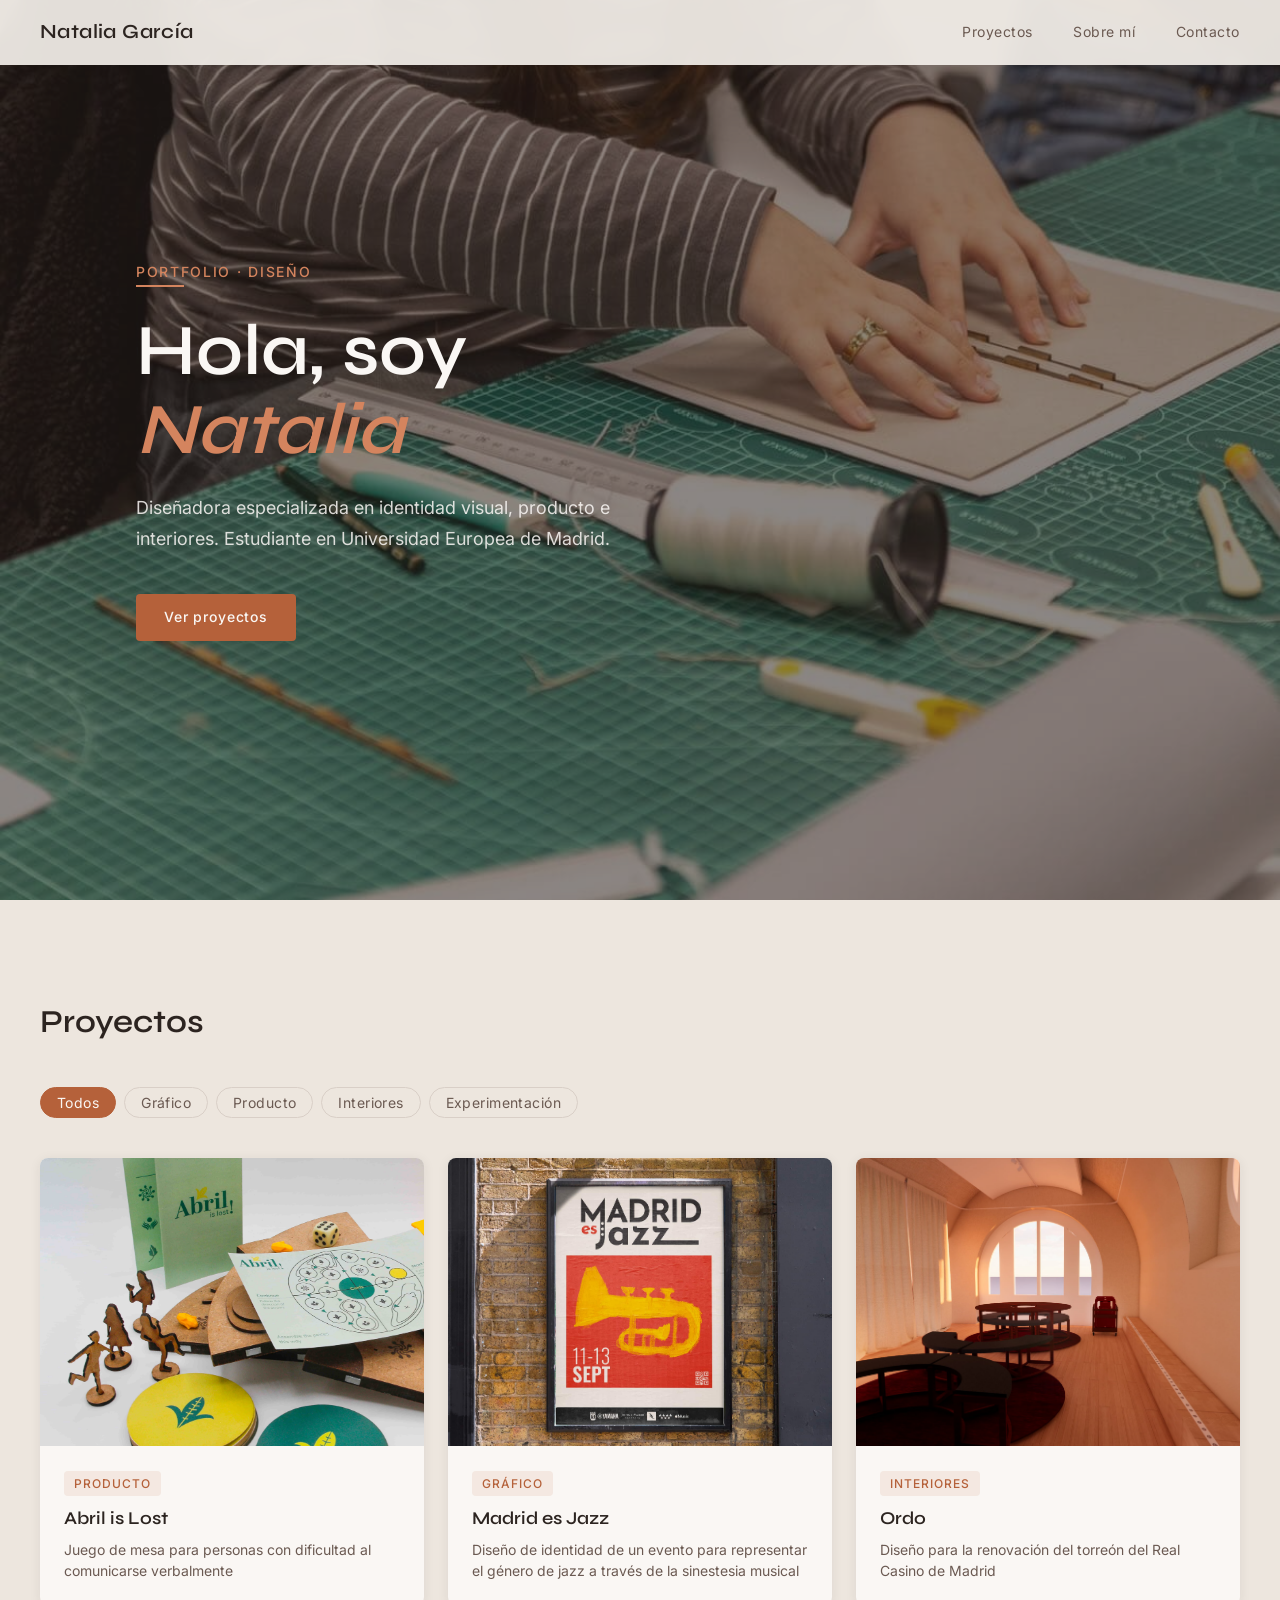
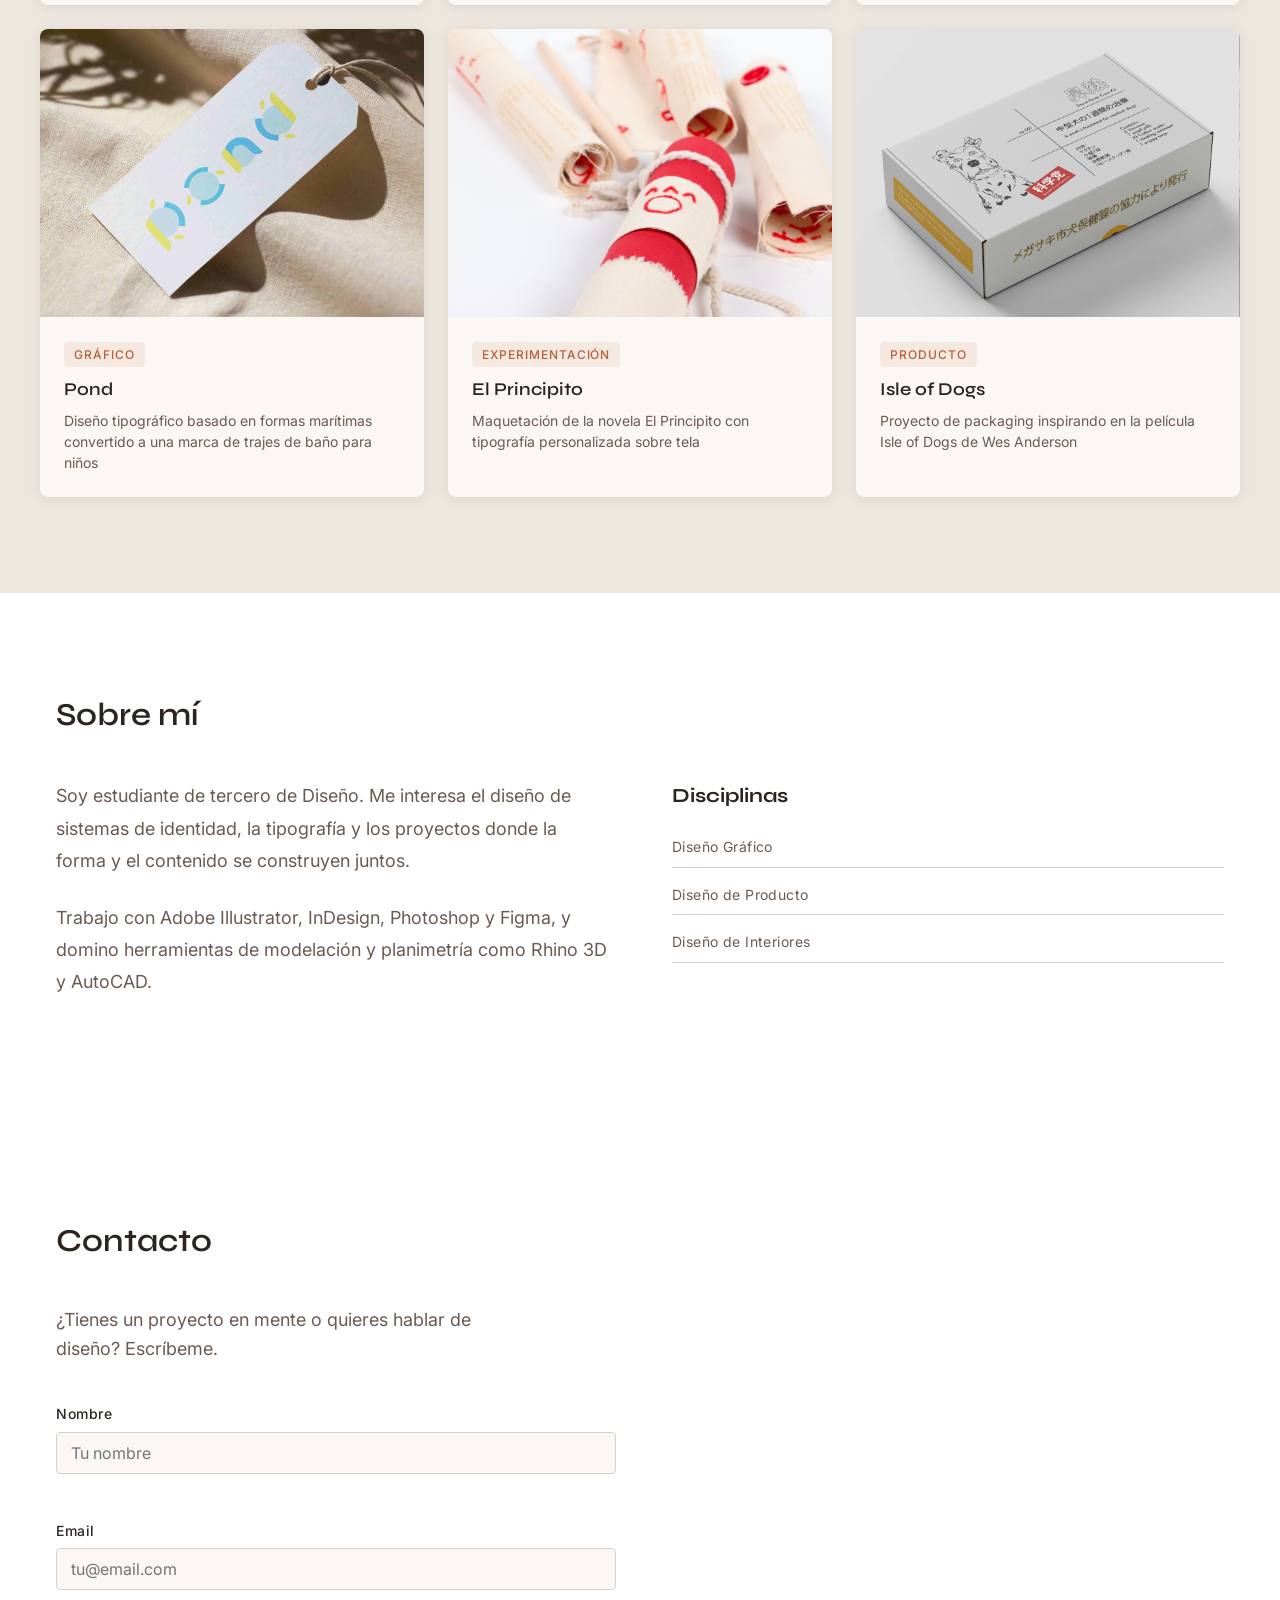
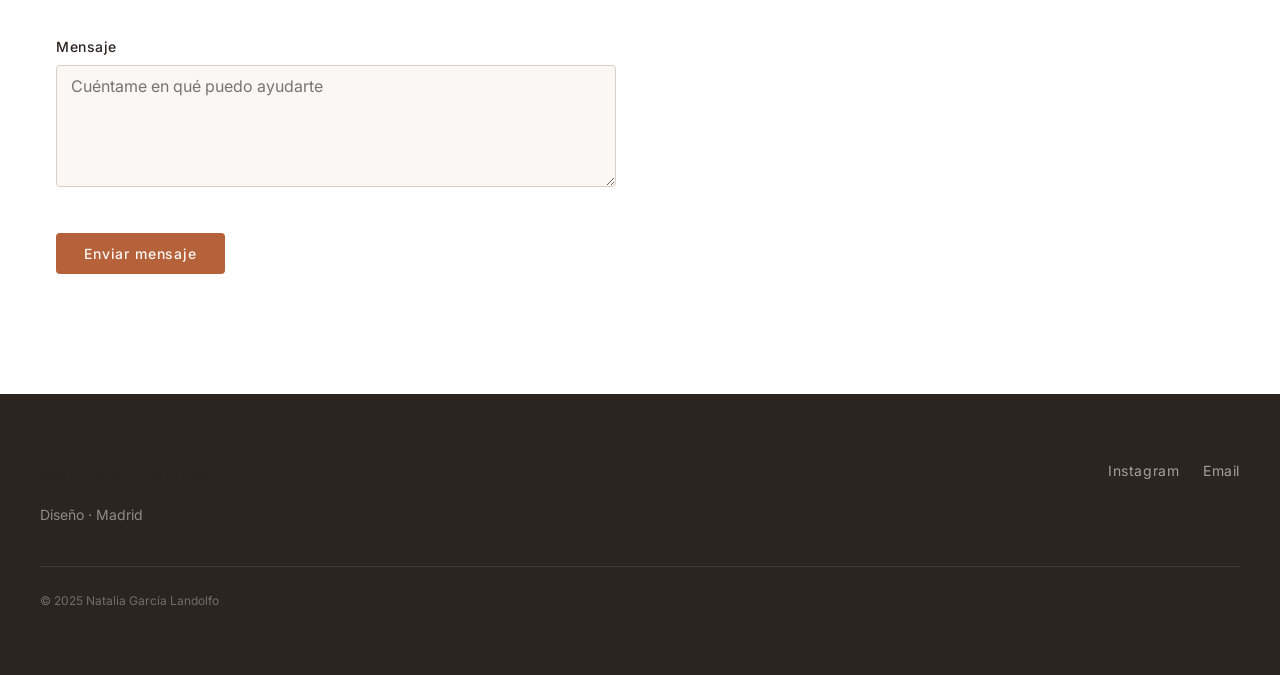
<file: index.html>
<!doctype html>
<html lang="es">
  <head>
    <meta charset="UTF-8" />
    <meta name="viewport" content="width=device-width, initial-scale=1.0" />

    <title>Natalia García - Portfolio Diseño</title>
    <meta
      name="description"
      content="Portfolio de Natalia García, diseñadora gráfica y de comunicación visual."
    />

    <!-- SEO y Open Graph -->
    <meta property="og:title" content="Natalia García - Portfolio" />
    <meta
      property="og:description"
      content="Portfolio de Natalia García, diseñadora multidisciplinar"
    />
    <meta property="og:type" content="website" />
    <meta
      property="og:url"
      content="https://tuusuario.github.io/mi-portfolio/"
    />

    <!-- Favicon que decídi implementar para que en el tab se vea algo. Lo puse del mismo color terracotta que mi página -->
    <link
      rel="icon"
      href="data:image/svg+xml,<svg xmlns='http://www.w3.org/2000/svg' viewBox='0 0 100 100'><circle cx='50' cy='50' r='50' fill='%23b5613a'/></svg>"
    />

    <!-- Un solo link CSS -->
    <link rel="stylesheet" href="css/main.css" />
  </head>

  <body>
    <!-- ===== NAVBAR ===== -->
    <nav class="navbar" id="navbar">
      <span class="navbar-logo">Natalia García</span>
      <button class="navbar-toggle" id="navbar-toggle" aria-label="Abrir menú">
        <span></span>
        <span></span>
        <span></span>
      </button>
      <ul class="navbar-links" id="navbar-links">
        <li><a href="#proyectos">Proyectos</a></li>
        <li><a href="#sobre-mi">Sobre mí</a></li>
        <li><a href="#contacto">Contacto</a></li>
      </ul>
    </nav>

    <!-- ===== HERO ===== -->
   <section class="hero" id="inicio">

  <!-- Imagen de fondo del hero -->
  <div class="hero-imagen">
    <img src="img/fotonatalia.jpg" alt="Foto de mesa de trabajo de Natalia">
  </div>

  <div class="hero-contenido">
    <span class="hero-subtitulo fade-entrada">Portfolio · Diseño</span>
    <span class="hero-linea fade-entrada"></span>
    <h1 class="hero-titulo fade-entrada">
      Hola, soy<br>
      <em>Natalia</em>
    </h1>
    <p class="hero-descripcion fade-entrada">
      Diseñadora especializada en identidad visual, producto
      e interiores. Estudiante en Universidad Europea de Madrid.
    </p>
    <a href="#proyectos" class="hero-cta fade-entrada">Ver proyectos</a>
  </div>

</section>

    <!-- ===== PROYECTOS ===== -->
    <section class="seccion-proyectos animar-scroll" id="proyectos">
      <div class="proyectos-inner">
        <h2 class="seccion-titulo">Proyectos</h2>

        <!-- Me aseguro de que los filtos coincidan exactamente
           con el campo categoria de proyectos.js -->
        <div class="filtros">
          <button class="filtro activo" data-filtro="todos">Todos</button>
          <button class="filtro" data-filtro="Gráfico">Gráfico</button>
          <button class="filtro" data-filtro="Producto">Producto</button>
          <button class="filtro" data-filtro="Interiores">Interiores</button>
          <button class="filtro" data-filtro="Experimentación">
            Experimentación
          </button>
        </div>

        <!-- JavaScript lo rellena desde proyectos.js -->
        <div class="galeria" id="galeria"></div>
      </div>
    </section>

    <!-- ===== SOBRE MÍ ===== -->
    <section class="seccion animar-scroll" id="sobre-mi">
      <h2 class="seccion-titulo">Sobre mí</h2>
      <div class="sobre-mi-grid">
        <div class="sobre-mi-texto">
          <p>
            Soy estudiante de tercero de Diseño. Me interesa el diseño de
            sistemas de identidad, la tipografía y los proyectos donde la forma
            y el contenido se construyen juntos.
          </p>
          <p>
            Trabajo con Adobe Illustrator, InDesign, Photoshop y Figma, y domino
            herramientas de modelación y planimetría como Rhino 3D y AutoCAD.
          </p>
        </div>
        <div class="sobre-mi-skills">
          <h3>Disciplinas</h3>
          <ul>
            <li>Diseño Gráfico</li>
            <li>Diseño de Producto</li>
            <li>Diseño de Interiores</li>
          </ul>
        </div>
      </div>
    </section>

    <!-- ===== CONTACTO ===== -->
    <section class="seccion animar-scroll" id="contacto">
      <h2 class="seccion-titulo">Contacto</h2>
      <div class="contacto-contenido">
        <p class="contacto-intro">
          ¿Tienes un proyecto en mente o quieres hablar de diseño? Escríbeme.
        </p>
        <form class="formulario" id="formulario-contacto" novalidate>
          <div class="form-grupo">
            <label for="nombre">Nombre</label>
            <input
              type="text"
              id="nombre"
              name="nombre"
              placeholder="Tu nombre"
            />
            <span class="form-error" id="error-nombre"></span>
          </div>
          <div class="form-grupo">
            <label for="email">Email</label>
            <input
              type="email"
              id="email"
              name="email"
              placeholder="tu@email.com"
            />
            <span class="form-error" id="error-email"></span>
          </div>
          <div class="form-grupo">
            <label for="mensaje">Mensaje</label>
            <textarea
              id="mensaje"
              name="mensaje"
              rows="5"
              placeholder="Cuéntame en qué puedo ayudarte"
            ></textarea>
            <span class="form-error" id="error-mensaje"></span>
          </div>
          <button type="submit" class="form-boton">Enviar mensaje</button>
          <p class="form-exito" id="form-exito"></p>
        </form>
      </div>
    </section>

    <!-- ===== FOOTER ===== -->
    <footer class="footer">
      <div class="footer-inner">
        <div>
          <p class="footer-nombre">Natalia García</p>
          <p class="footer-tagline">Diseño · Madrid</p>
        </div>
        <ul class="footer-enlaces">
          </li>
          <li>
            <a href="https://www.instagram.com/landolfomade" target="_blank"
              >Instagram</a
            >
          </li>
          <li><a href="mailto:ngarcialandolfo@gmail.com">Email</a></li>
        </ul>
      </div>
      <p class="footer-copy">© 2025 Natalia García Landolfo</p>
    </footer>

    <!-- Scripts al final, proyectos.js primero -->
    <script src="js/proyectos.js" defer></script>
    <script src="js/main.js" defer></script>
  </body>
</html>
</file>
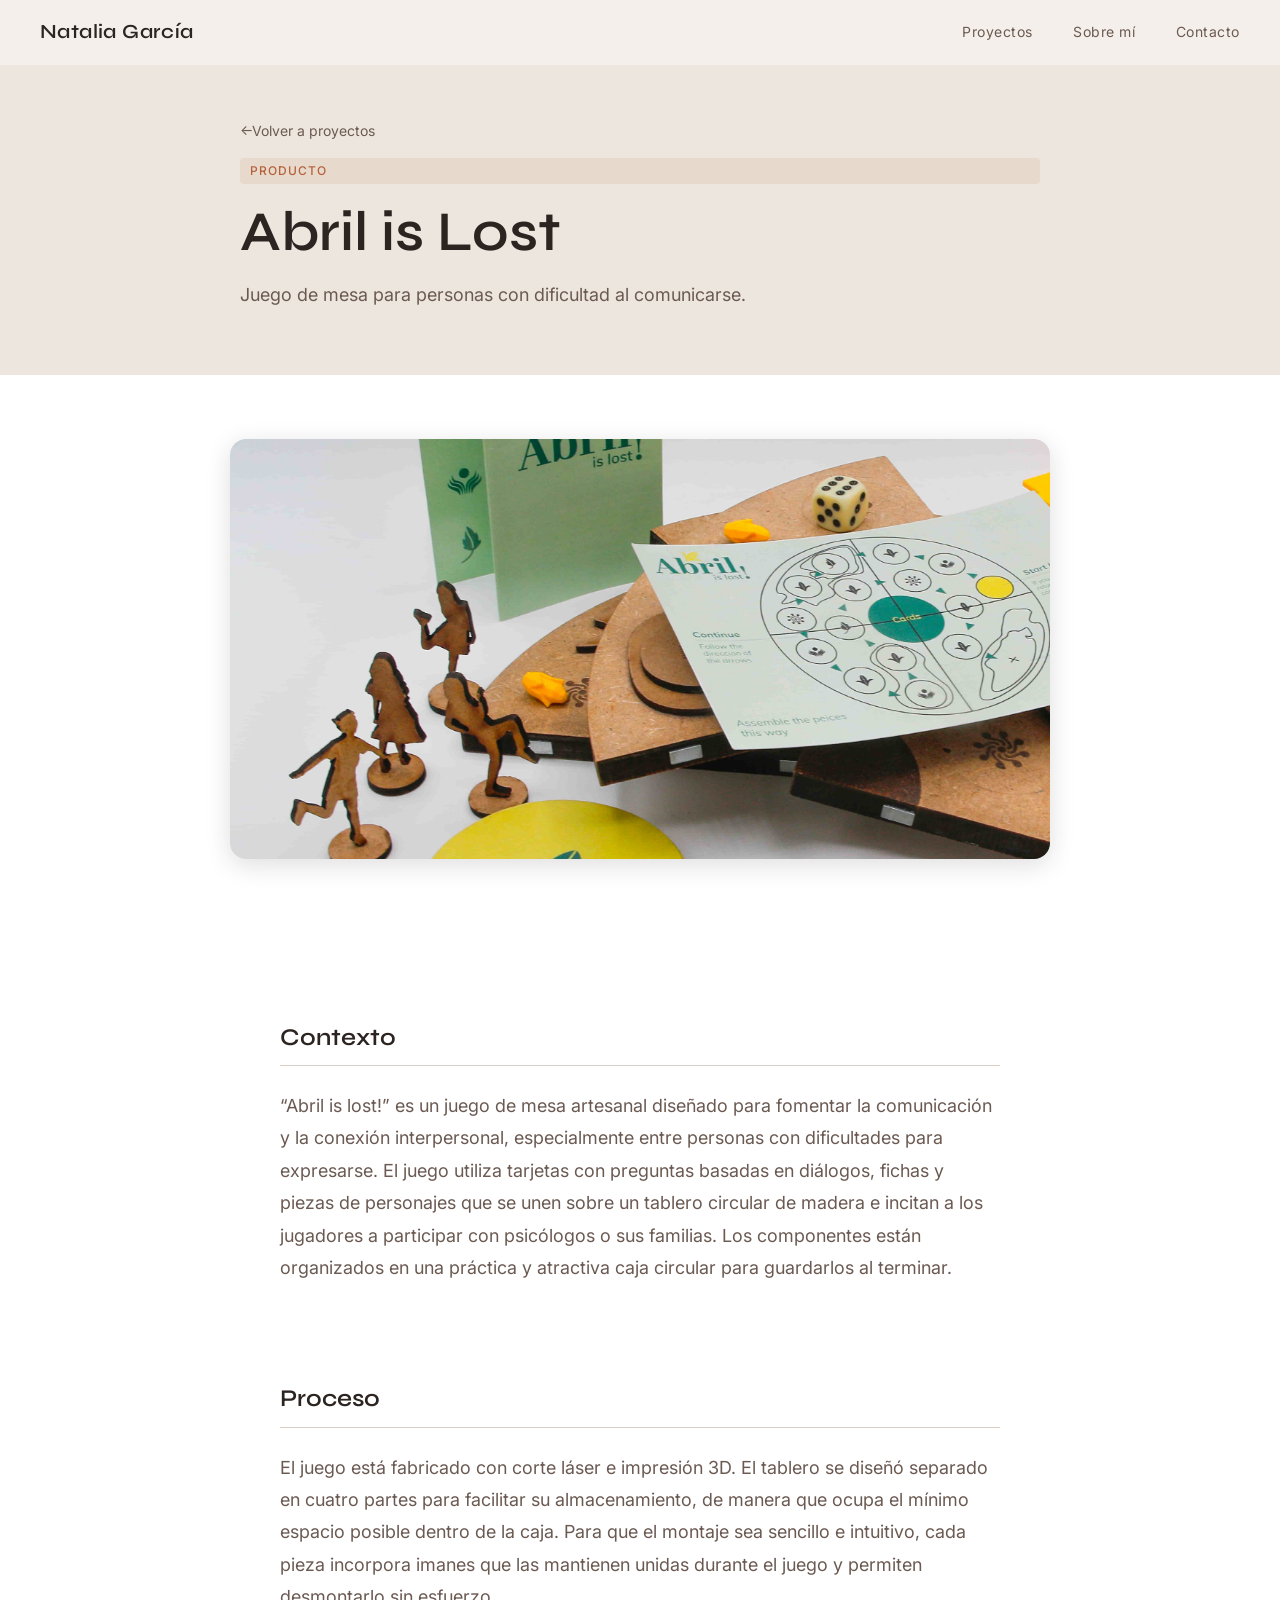
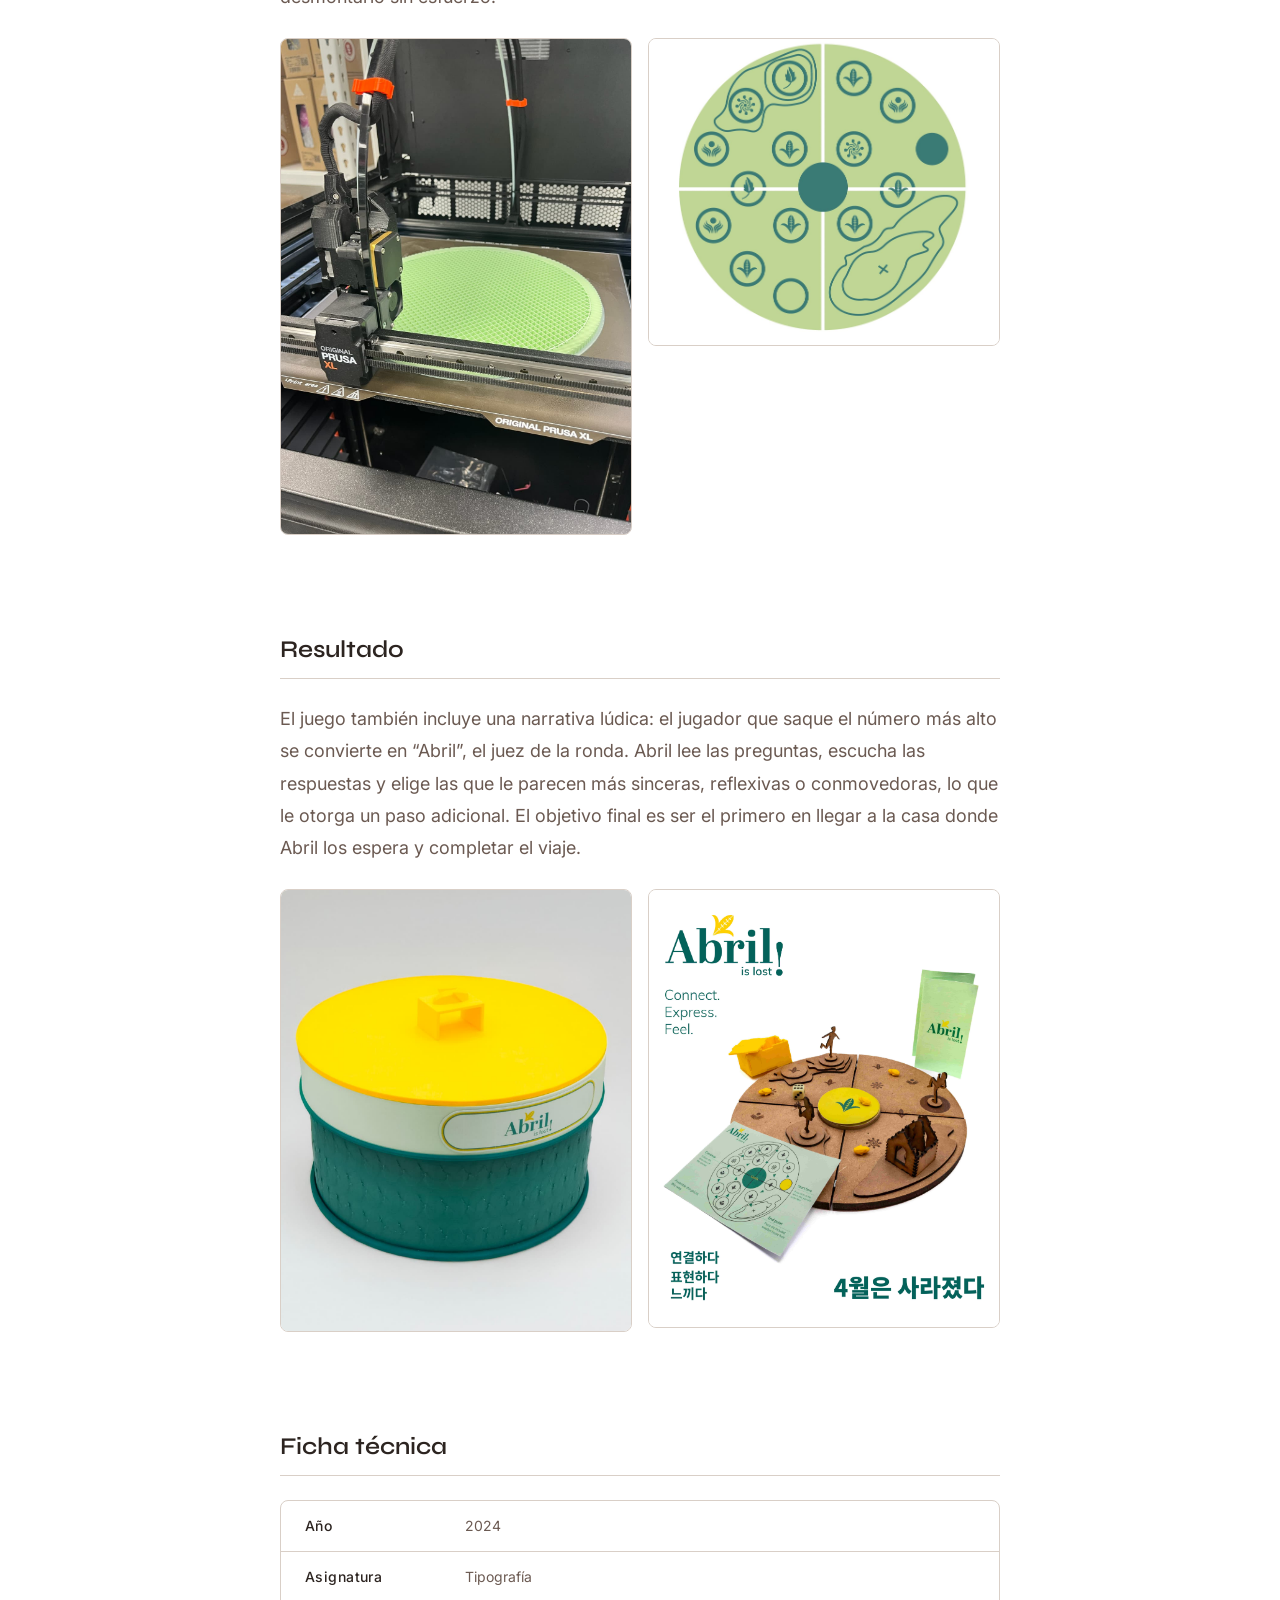
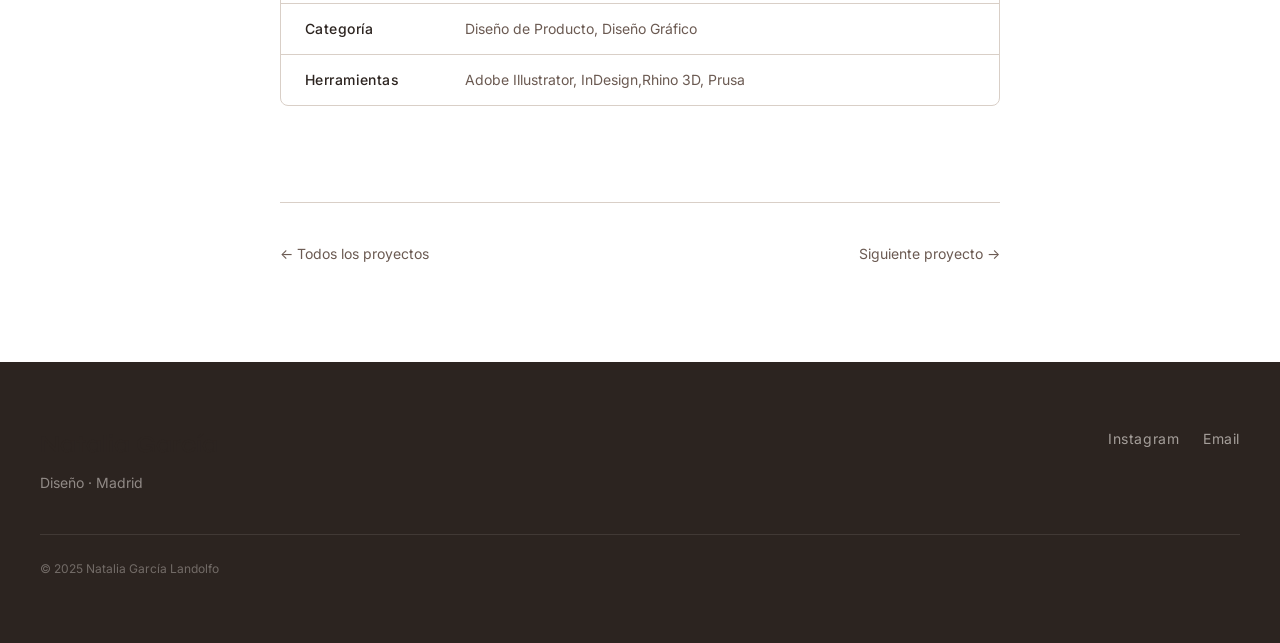
<file: proyecto-abrilislost.html>
<!doctype html>
<html lang="es">
  <head>
    <meta charset="UTF-8" />
    <meta name="viewport" content="width=device-width, initial-scale=1.0" />

    <title>Abril is Lost — Natalia García</title>
    <meta
      name="description"
      content="Juego de mesa para personas con dificultad al comunicarse"
    />

    <link
      rel="icon"
      href="data:image/svg+xml,<svg xmlns='http://www.w3.org/2000/svg' viewBox='0 0 100 100'><circle cx='50' cy='50' r='50' fill='%23b5613a'/></svg>"
    />
    <link rel="stylesheet" href="css/main.css" />
    <link rel="stylesheet" href="css/proyecto.css" />
  </head>

  <body>
    <!-- ===== NAVBAR ===== -->
    <nav class="navbar" id="navbar">
      <a href="index.html" class="navbar-logo">Natalia García</a>
      <ul class="navbar-links" id="navbar-links">
        <li><a href="index.html#proyectos">Proyectos</a></li>
        <li><a href="index.html#sobre-mi">Sobre mí</a></li>
        <li><a href="index.html#contacto">Contacto</a></li>
      </ul>
    </nav>

    <!-- ===== CABECERA DEL PROYECTO ===== -->
    <section class="proyecto-hero">
      <div class="proyecto-hero-inner">
        <a href="index.html#proyectos" class="proyecto-volver"
          >←Volver a proyectos</a
        >
        <span class="etiqueta">Producto</span>
        <h1 class="proyecto-titulo">Abril is Lost</h1>
        <p class="proyecto-subtitulo">
          Juego de mesa para personas con dificultad al comunicarse.
        </p>
      </div>
    </section>

    <!-- ===== IMAGEN PRINCIPAL ===== -->
    <div class="proyecto-imagen-principal">
      <img
        src="img/abrilislost1.jpg"
        alt="Abril is Lost Imagen Principal del Juego"
      />
    </div>

    <!-- ===== CONTENIDO DEL CASO DE ESTUDIO ===== -->
    <main class="proyecto-contenido">
      <!-- CONTEXTO -->
      <section class="caso-bloque">
        <h2 class="caso-titulo">Contexto</h2>
        <p>
          “Abril is lost!” es un juego de mesa artesanal diseñado para fomentar
          la comunicación y la conexión interpersonal, especialmente entre
          personas con dificultades para expresarse. El juego utiliza tarjetas
          con preguntas basadas en diálogos, fichas y piezas de personajes que
          se unen sobre un tablero circular de madera e incitan a los jugadores
          a participar con psicólogos o sus familias. Los componentes están
          organizados en una práctica y atractiva caja circular para guardarlos
          al terminar.
        </p>
      </section>

      <!-- PROCESO -->
      <section class="caso-bloque">
        <h2 class="caso-titulo">Proceso</h2>
        <p>
          El juego está fabricado con corte láser e impresión 3D. El tablero se
          diseñó separado en cuatro partes para facilitar su almacenamiento, de
          manera que ocupa el mínimo espacio posible dentro de la caja. Para que
          el montaje sea sencillo e intuitivo, cada pieza incorpora imanes que
          las mantienen unidas durante el juego y permiten desmontarlo sin
          esfuerzo.
        </p>

        <!-- Imágenes de proceso-->
        <div class="caso-imagenes">
          <img src="img/abrilislostproceso.jpg" alt="Impresión Abril is Lost" />
          <img src="img/planoabrilislost.jpg" alt="Plano Abril is Lost" />
        </div>
      </section>

      <!-- RESULTADO -->
      <section class="caso-bloque">
        <h2 class="caso-titulo">Resultado</h2>
        <p>
          El juego también incluye una narrativa lúdica: el jugador que saque el
          número más alto se convierte en “Abril”, el juez de la ronda. Abril
          lee las preguntas, escucha las respuestas y elige las que le parecen
          más sinceras, reflexivas o conmovedoras, lo que le otorga un paso
          adicional. El objetivo final es ser el primero en llegar a la casa
          donde Abril los espera y completar el viaje.
        </p>

        <div class="caso-imagenes">
          <img
            src="img/cajacerradaabrilislost.jpg"
            alt="Caja Cerrada Abril is Lost"
          />
          <img src="img/tablaabrilislost.jpg" alt="Tablero Abril is Lost" />
        </div>
      </section>

      <!-- FICHA TÉCNICA -->
      <section class="caso-bloque">
        <h2 class="caso-titulo">Ficha técnica</h2>
        <dl class="ficha">
          <div class="ficha-fila">
            <dt>Año</dt>
            <dd>2024</dd>
          </div>
          <div class="ficha-fila">
            <dt>Asignatura</dt>
            <dd>Tipografía</dd>
          </div>
          <div class="ficha-fila">
            <dt>Categoría</dt>
            <dd>Diseño de Producto, Diseño Gráfico</dd>
          </div>
          <div class="ficha-fila">
            <dt>Herramientas</dt>
            <dd>Adobe Illustrator, InDesign,Rhino 3D, Prusa</dd>
          </div>
        </dl>
      </section>

      <!-- NAVEGACIÓN ENTRE PROYECTOS -->
      <nav class="proyecto-nav">
        <a href="index.html#proyectos" class="proyecto-nav-volver"
          >← Todos los proyectos</a
        >
        <a href="proyecto-madridesjazz.html" class="proyecto-nav-siguiente"
          >Siguiente proyecto →</a
        >
      </nav>
    </main>

    <!-- ===== FOOTER ===== -->
    <footer class="footer">
      <div class="footer-inner">
        <div>
          <p class="footer-nombre">Natalia García</p>
          <p class="footer-tagline">Diseño · Madrid</p>
        </div>
        <ul class="footer-enlaces">
          <li>
            <a href="https://www.instagram.com/landolfomade" target="_blank"
              >Instagram</a
            >
          </li>
          <li><a href="mailto:ngarcialandolfo@gmail.com">Email</a></li>
        </ul>
      </div>
      <p class="footer-copy">© 2025 Natalia García Landolfo</p>
    </footer>

    <script src="js/main.js" defer></script>
  </body>
</html>
</file>
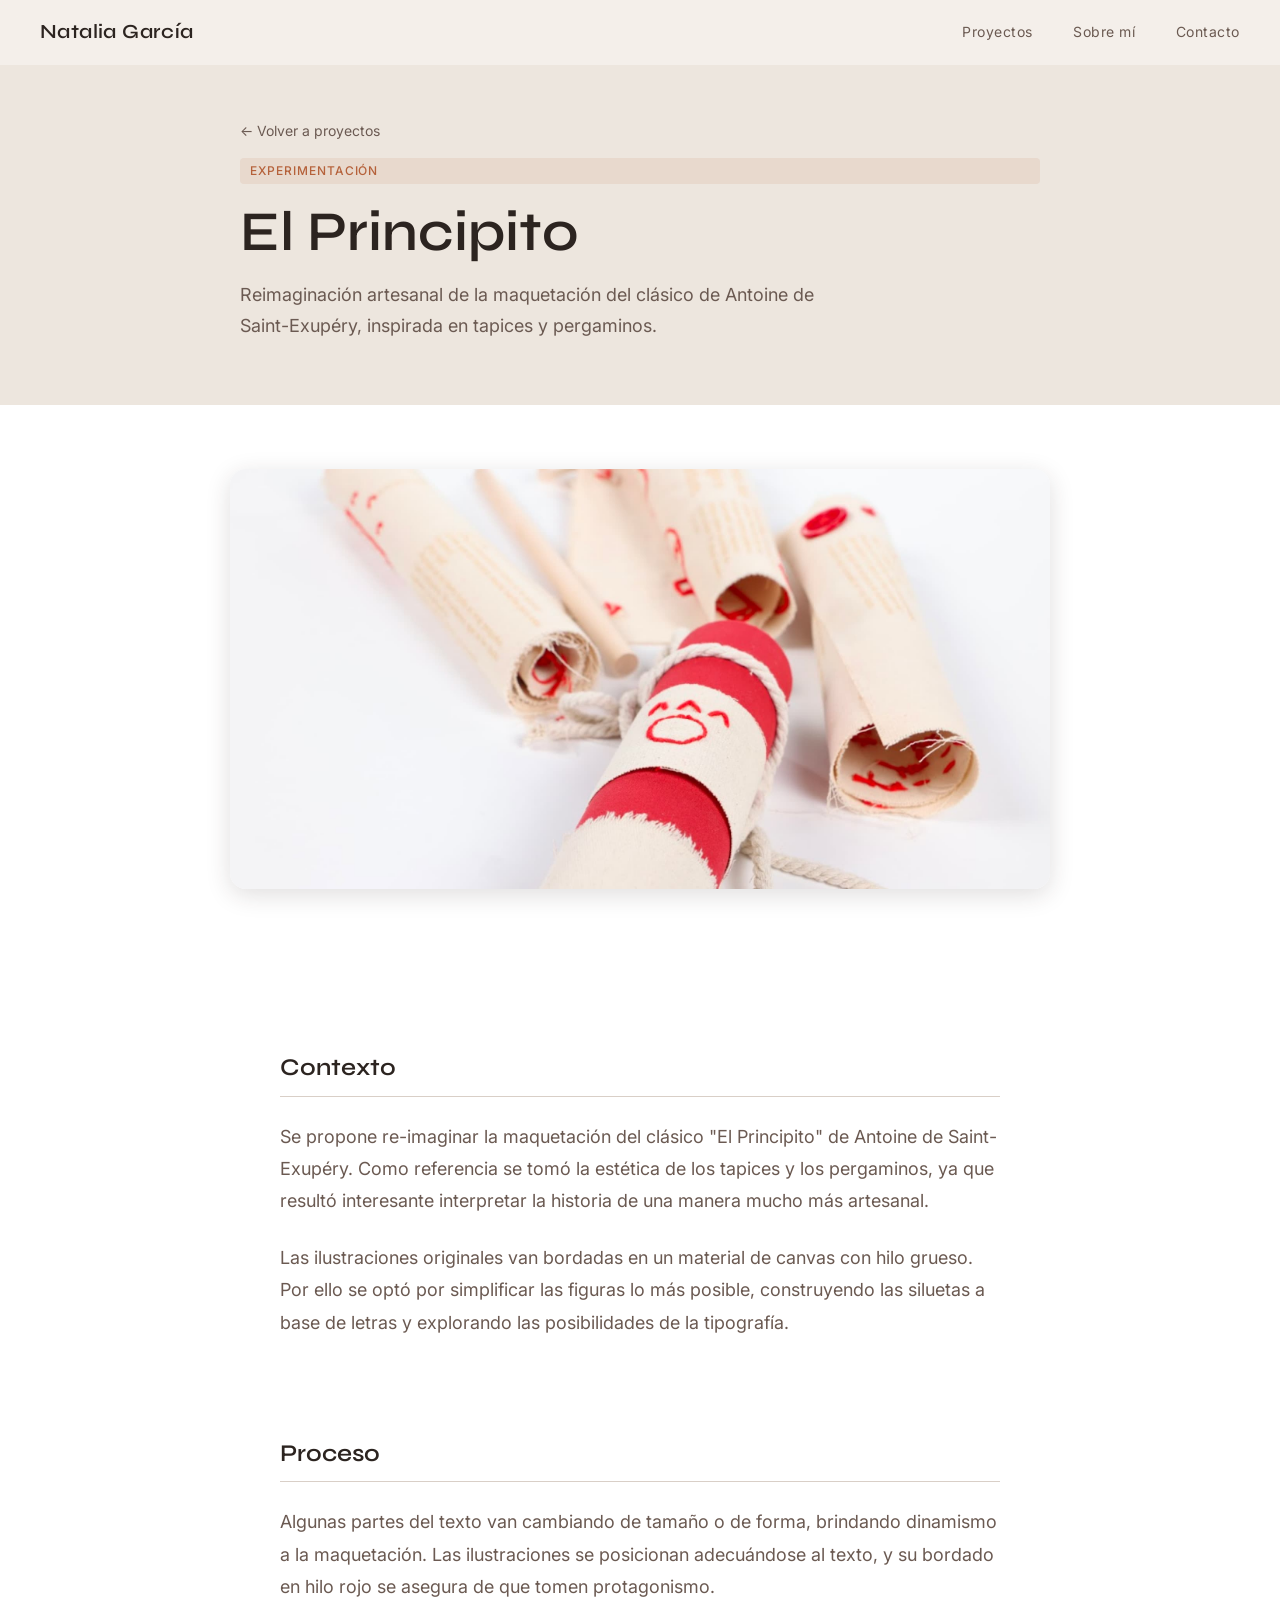
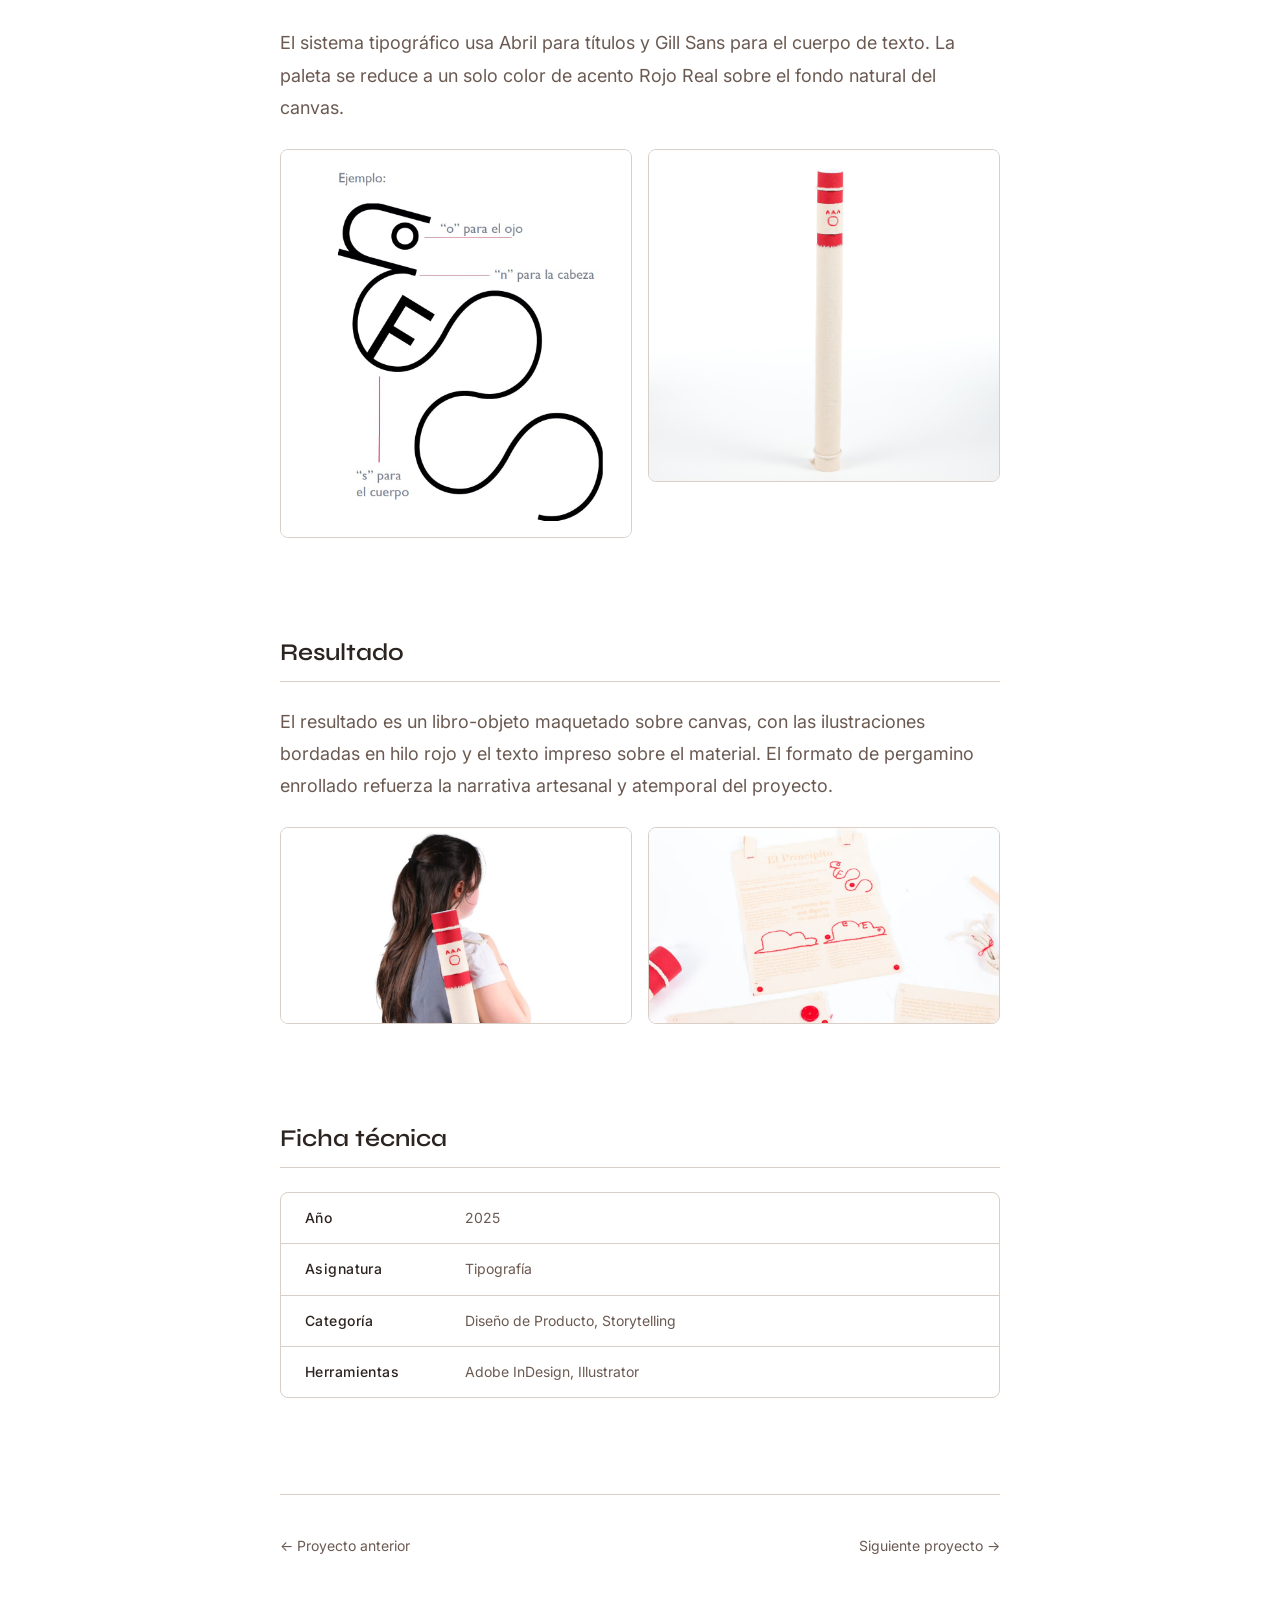
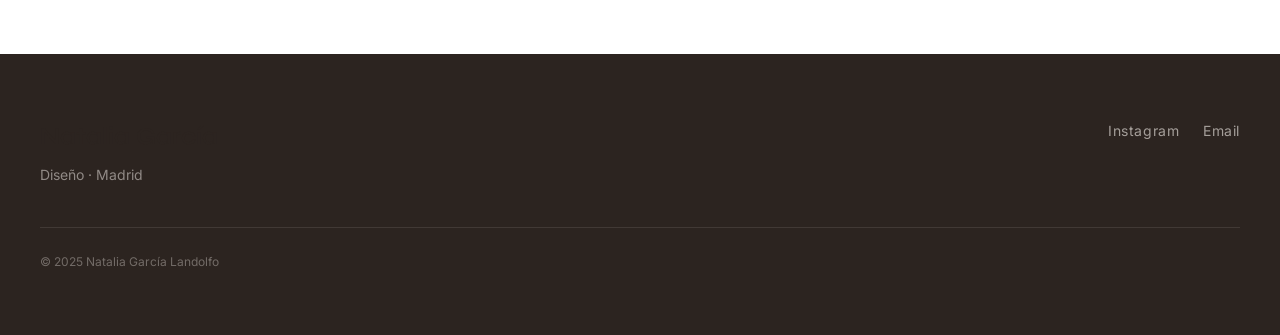
<file: proyecto-elprincipio.html>
<!doctype html>
<html lang="es">
  <head>
    <meta charset="UTF-8" />
    <meta name="viewport" content="width=device-width, initial-scale=1.0" />
    <title>El Principito — Natalia García</title>
    <meta
      name="description"
      content="Reimaginación de la maquetación del clásico El Principito inspirada en la estética de los tapices y pergaminos."
    />
    <link
      rel="icon"
      href="data:image/svg+xml,<svg xmlns='http://www.w3.org/2000/svg' viewBox='0 0 100 100'><circle cx='50' cy='50' r='50' fill='%23b5613a'/></svg>"
    />
    <link rel="stylesheet" href="css/main.css" />
    <link rel="stylesheet" href="css/proyecto.css" />
  </head>

  <body>
    <nav class="navbar" id="navbar">
      <a href="index.html" class="navbar-logo">Natalia García</a>
      <ul class="navbar-links" id="navbar-links">
        <li><a href="index.html#proyectos">Proyectos</a></li>
        <li><a href="index.html#sobre-mi">Sobre mí</a></li>
        <li><a href="index.html#contacto">Contacto</a></li>
      </ul>
    </nav>

    <section class="proyecto-hero">
      <div class="proyecto-hero-inner">
        <a href="index.html#proyectos" class="proyecto-volver"
          >← Volver a proyectos</a
        >
        <span class="etiqueta">Experimentación</span>
        <h1 class="proyecto-titulo">El Principito</h1>
        <p class="proyecto-subtitulo">
          Reimaginación artesanal de la maquetación del clásico de Antoine de
          Saint-Exupéry, inspirada en tapices y pergaminos.
        </p>
      </div>
    </section>

    <div class="proyecto-imagen-principal">
      <img
        src="img/elprincipito1.jpg"
        alt="El Principito Imagen Principal Piezas"
      />
    </div>

    <main class="proyecto-contenido">
      <section class="caso-bloque">
        <h2 class="caso-titulo">Contexto</h2>
        <p>
          Se propone re-imaginar la maquetación del clásico "El Principito" de
          Antoine de Saint-Exupéry. Como referencia se tomó la estética de los
          tapices y los pergaminos, ya que resultó interesante interpretar la
          historia de una manera mucho más artesanal.
        </p>
        <p>
          Las ilustraciones originales van bordadas en un material de canvas con
          hilo grueso. Por ello se optó por simplificar las figuras lo más
          posible, construyendo las siluetas a base de letras y explorando las
          posibilidades de la tipografía.
        </p>
      </section>

      <section class="caso-bloque">
        <h2 class="caso-titulo">Proceso</h2>
        <p>
          Algunas partes del texto van cambiando de tamaño o de forma, brindando
          dinamismo a la maquetación. Las ilustraciones se posicionan
          adecuándose al texto, y su bordado en hilo rojo se asegura de que
          tomen protagonismo.
        </p>
        <p>
          El sistema tipográfico usa Abril para títulos y Gill Sans para el
          cuerpo de texto. La paleta se reduce a un solo color de acento Rojo
          Real sobre el fondo natural del canvas.
        </p>
        <div class="caso-imagenes">
          <img
            src="img/sistemaelprincipito.jpg"
            alt="El Principito Construcción de ilustraciones con tipografía"
          />
          <img
            src="img/tuboelprincipito.jpg"
            alt="Tubo Cerrado El Principito"
          />
        </div>
      </section>

      <section class="caso-bloque">
        <h2 class="caso-titulo">Resultado</h2>
        <p>
          El resultado es un libro-objeto maquetado sobre canvas, con las
          ilustraciones bordadas en hilo rojo y el texto impreso sobre el
          material. El formato de pergamino enrollado refuerza la narrativa
          artesanal y atemporal del proyecto.
        </p>
        <div class="caso-imagenes">
          <img
            src="img/nataliayelprincipito.jpg"
            alt="Natalia con El Principito"
          />
          <img src="img/parteselprincipito.jpg" alt="Partes El Principito" />
        </div>
      </section>

      <section class="caso-bloque">
        <h2 class="caso-titulo">Ficha técnica</h2>
        <dl class="ficha">
          <div class="ficha-fila">
            <dt>Año</dt>
            <dd>2025</dd>
          </div>
          <div class="ficha-fila">
            <dt>Asignatura</dt>
            <dd>Tipografía</dd>
          </div>
          <div class="ficha-fila">
            <dt>Categoría</dt>
            <dd>Diseño de Producto, Storytelling</dd>
          </div>

          <div class="ficha-fila">
            <dt>Herramientas</dt>
            <dd>Adobe InDesign, Illustrator</dd>
          </div>
        </dl>
      </section>

      <nav class="proyecto-nav">
        <a href="proyecto-pond.html" class="proyecto-nav-volver"
          >← Proyecto anterior</a
        >
        <a href="proyecto-isleofdogs.html" class="proyecto-nav-siguiente"
          >Siguiente proyecto →</a
        >
      </nav>
    </main>

    <footer class="footer">
      <div class="footer-inner">
        <div>
          <p class="footer-nombre">Natalia García</p>
          <p class="footer-tagline">Diseño · Madrid</p>
        </div>
        <ul class="footer-enlaces">
          <li>
            <a href="https://www.instagram.com/landolfomade" target="_blank"
              >Instagram</a
            >
          </li>
          <li><a href="mailto:ngarcialandolfo@gmail.com">Email</a></li>
        </ul>
      </div>
      <p class="footer-copy">© 2025 Natalia García Landolfo</p>
    </footer>

    <script src="js/main.js" defer></script>
  </body>
</html>
</file>
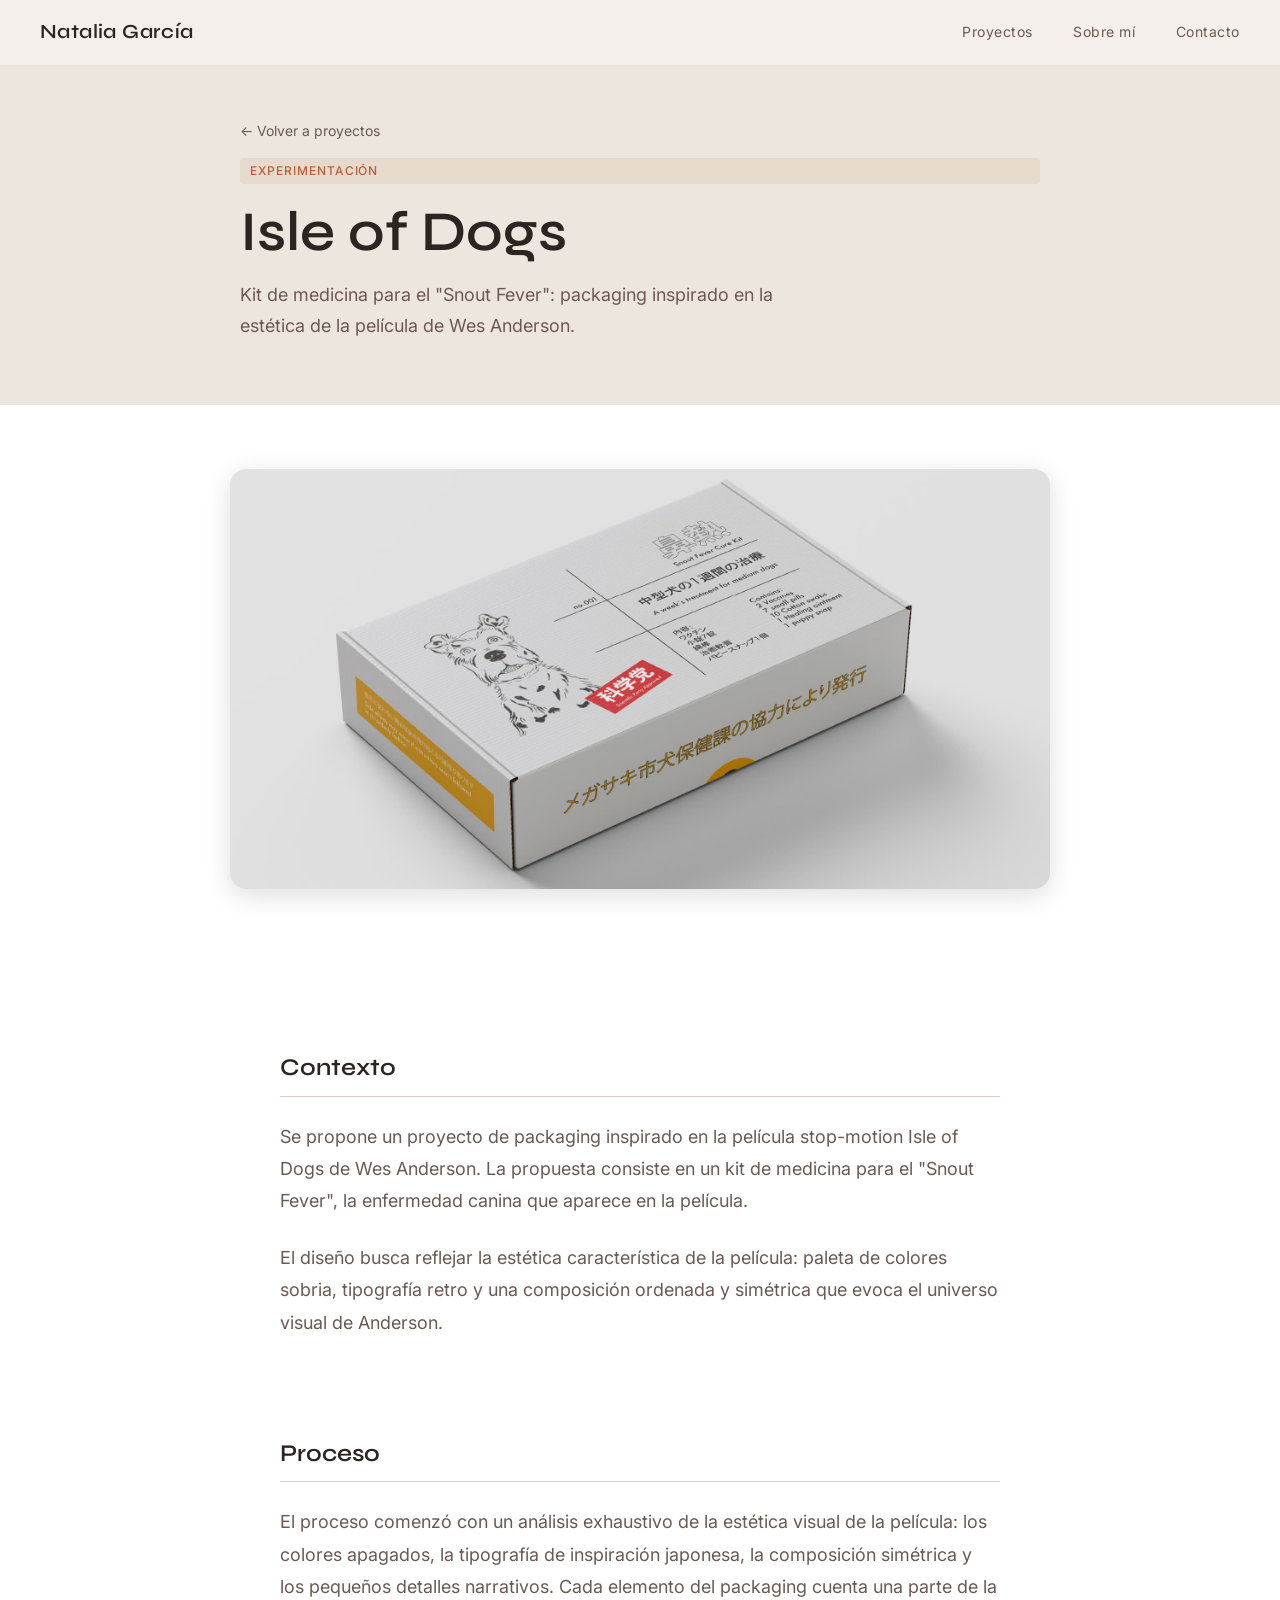
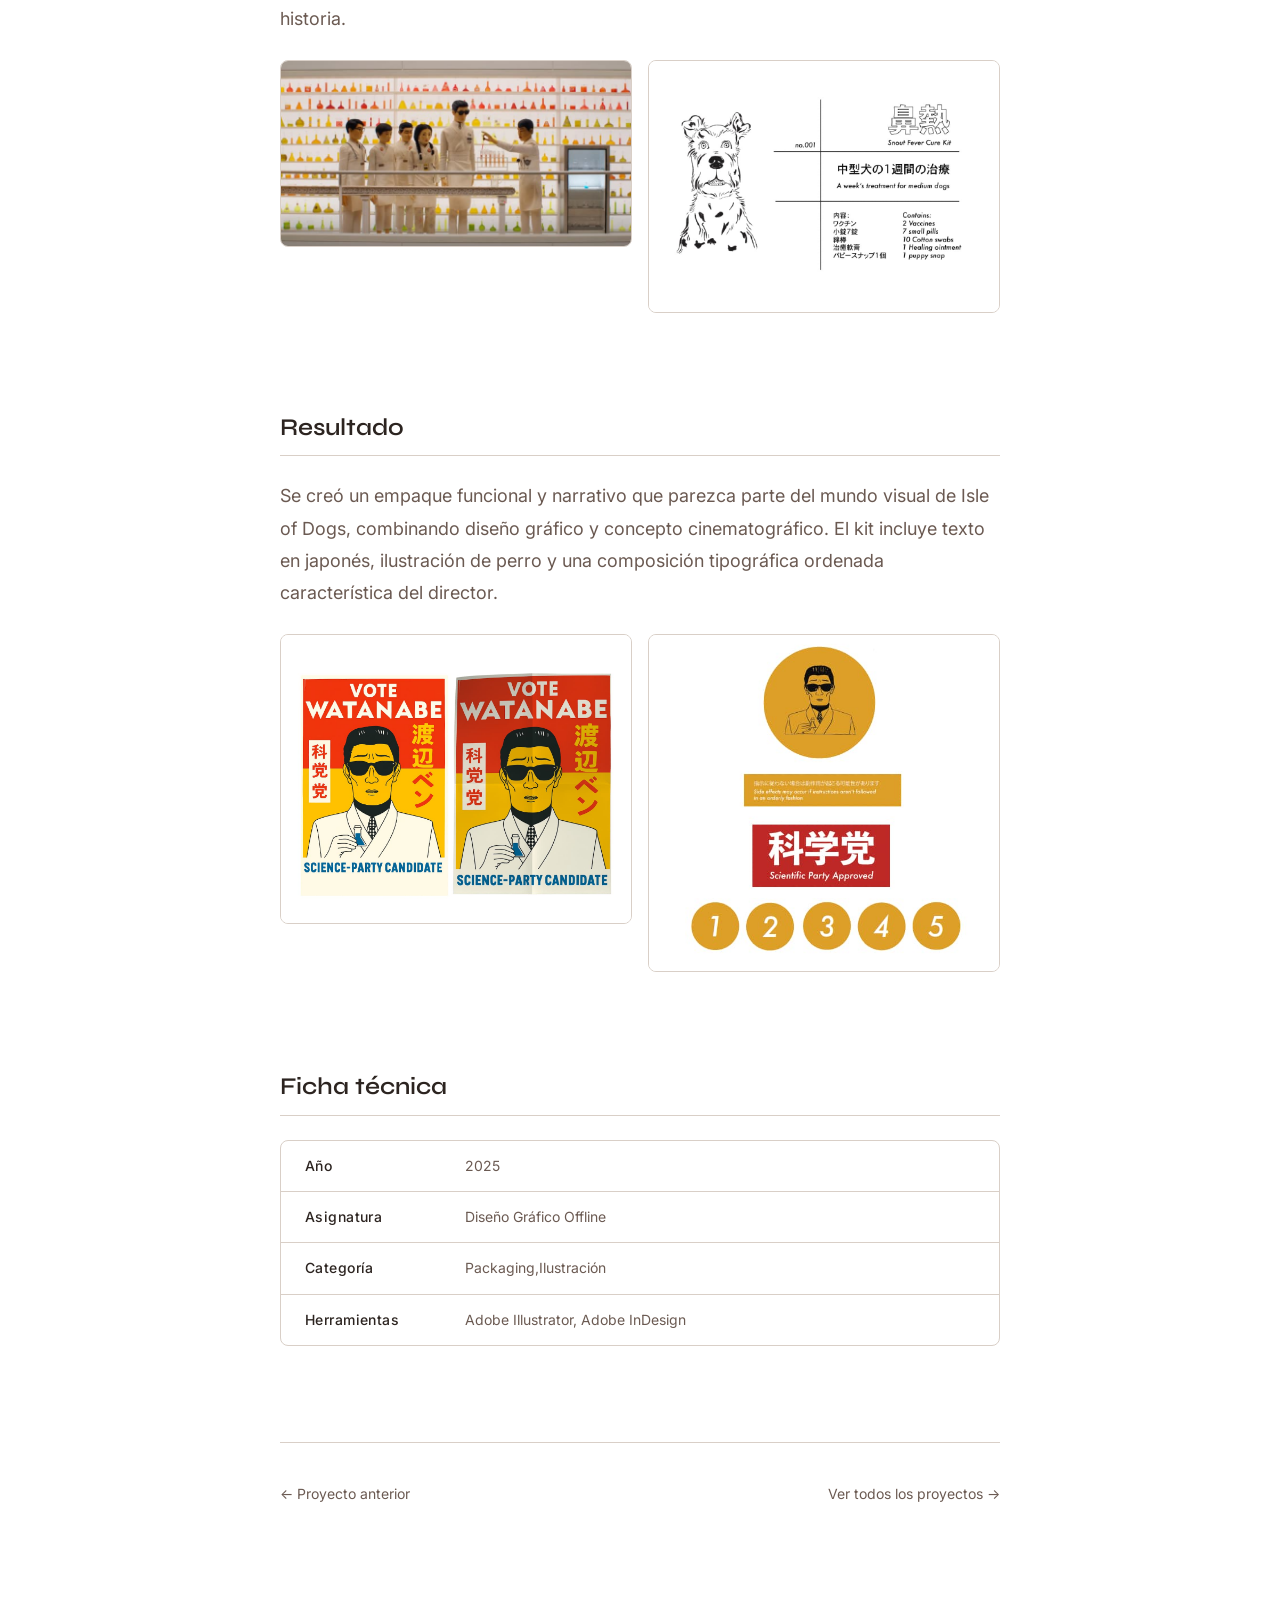
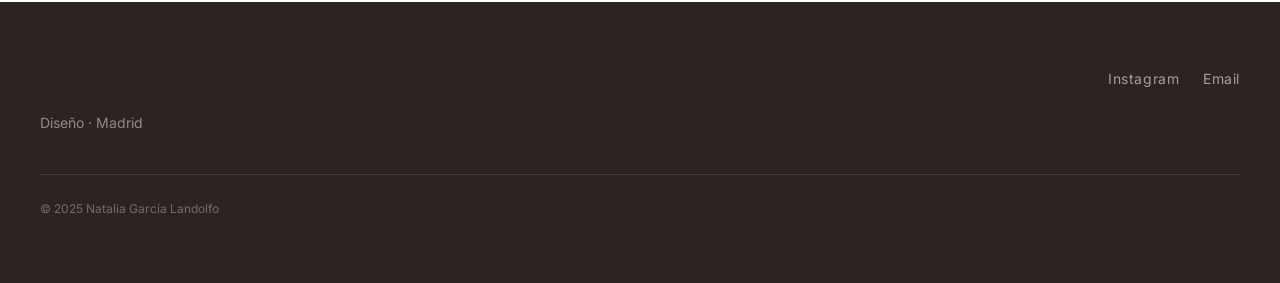
<file: proyecto-isleofdogs.html>
<!doctype html>
<html lang="es">
  <head>
    <meta charset="UTF-8" />
    <meta name="viewport" content="width=device-width, initial-scale=1.0" />
    <title>Isle of Dogs — Natalia García</title>
    <meta
      name="description"
      content="Packaging inspirado en la película Isle of Dogs de Wes Anderson."
    />
    <link
      rel="icon"
      href="data:image/svg+xml,<svg xmlns='http://www.w3.org/2000/svg' viewBox='0 0 100 100'><circle cx='50' cy='50' r='50' fill='%23b5613a'/></svg>"
    />
    <link rel="stylesheet" href="css/main.css" />
    <link rel="stylesheet" href="css/proyecto.css" />
  </head>
  <body>
    <nav class="navbar" id="navbar">
      <a href="index.html" class="navbar-logo">Natalia García</a>
      <ul class="navbar-links" id="navbar-links">
        <li><a href="index.html#proyectos">Proyectos</a></li>
        <li><a href="index.html#sobre-mi">Sobre mí</a></li>
        <li><a href="index.html#contacto">Contacto</a></li>
      </ul>
    </nav>

    <section class="proyecto-hero">
      <div class="proyecto-hero-inner">
        <a href="index.html#proyectos" class="proyecto-volver"
          >← Volver a proyectos</a
        >
        <span class="etiqueta">Experimentación</span>
        <h1 class="proyecto-titulo">Isle of Dogs</h1>
        <p class="proyecto-subtitulo">
          Kit de medicina para el "Snout Fever": packaging inspirado en la
          estética de la película de Wes Anderson.
        </p>
      </div>
    </section>

    <div class="proyecto-imagen-principal">
      <img src="img/isleofdogscaja.jpg" alt="Isle of Dogs Caja" />
    </div>

    <main class="proyecto-contenido">
      <section class="caso-bloque">
        <h2 class="caso-titulo">Contexto</h2>
        <p>
          Se propone un proyecto de packaging inspirado en la película
          stop-motion Isle of Dogs de Wes Anderson. La propuesta consiste en un
          kit de medicina para el "Snout Fever", la enfermedad canina que
          aparece en la película.
        </p>
        <p>
          El diseño busca reflejar la estética característica de la película:
          paleta de colores sobria, tipografía retro y una composición ordenada
          y simétrica que evoca el universo visual de Anderson.
        </p>
      </section>

      <section class="caso-bloque">
        <h2 class="caso-titulo">Proceso</h2>
        <p>
          El proceso comenzó con un análisis exhaustivo de la estética visual de
          la película: los colores apagados, la tipografía de inspiración
          japonesa, la composición simétrica y los pequeños detalles narrativos.
          Cada elemento del packaging cuenta una parte de la historia.
        </p>
        <div class="caso-imagenes">
          <img src="img/peliculaisleofdogs.jpg" alt="Escena Isle of Dogs" />
          <img
            src="img/bocetoisleofdogs.jpg"
            alt="Boceto Isle of Dogs — composición del kit"
          />
        </div>
      </section>

      <section class="caso-bloque">
        <h2 class="caso-titulo">Resultado</h2>
        <p>
          Se creó un empaque funcional y narrativo que parezca parte del mundo
          visual de Isle of Dogs, combinando diseño gráfico y concepto
          cinematográfico. El kit incluye texto en japonés, ilustración de perro
          y una composición tipográfica ordenada característica del director.
        </p>
        <div class="caso-imagenes">
          <img src="img/cartelesisleofdogs.jpg" alt="Carteles Isle of Dogs " />
          <img src="img/stickersisleofdogs.jpg" alt="Stickers Isle of Dogs" />
        </div>
      </section>

      <section class="caso-bloque">
        <h2 class="caso-titulo">Ficha técnica</h2>
        <dl class="ficha">
          <div class="ficha-fila">
            <dt>Año</dt>
            <dd>2025</dd>
          </div>
          <div class="ficha-fila">
            <dt>Asignatura</dt>
            <dd>Diseño Gráfico Offline</dd>
          </div>
          <div class="ficha-fila">
            <dt>Categoría</dt>
            <dd>Packaging,Ilustración</dd>
          </div>
          <div class="ficha-fila">
            <dt>Herramientas</dt>
            <dd>Adobe Illustrator, Adobe InDesign</dd>
          </div>
        </dl>
      </section>

      <nav class="proyecto-nav">
        <a href="proyecto-elprincipio.html" class="proyecto-nav-volver"
          >← Proyecto anterior</a
        >
        <a href="index.html#proyectos" class="proyecto-nav-siguiente"
          >Ver todos los proyectos →</a
        >
      </nav>
    </main>

    <footer class="footer">
      <div class="footer-inner">
        <div>
          <p class="footer-nombre">Natalia García</p>
          <p class="footer-tagline">Diseño · Madrid</p>
        </div>
        <ul class="footer-enlaces">
          <li>
            <a href="https://www.instagram.com/landolfomade" target="_blank"
              >Instagram</a
            >
          </li>
          <li><a href="mailto:ngarcialandolfo@gmail.com">Email</a></li>
        </ul>
      </div>
      <p class="footer-copy">© 2025 Natalia García Landolfo</p>
    </footer>

    <script src="js/main.js" defer></script>
  </body>
</html>
</file>
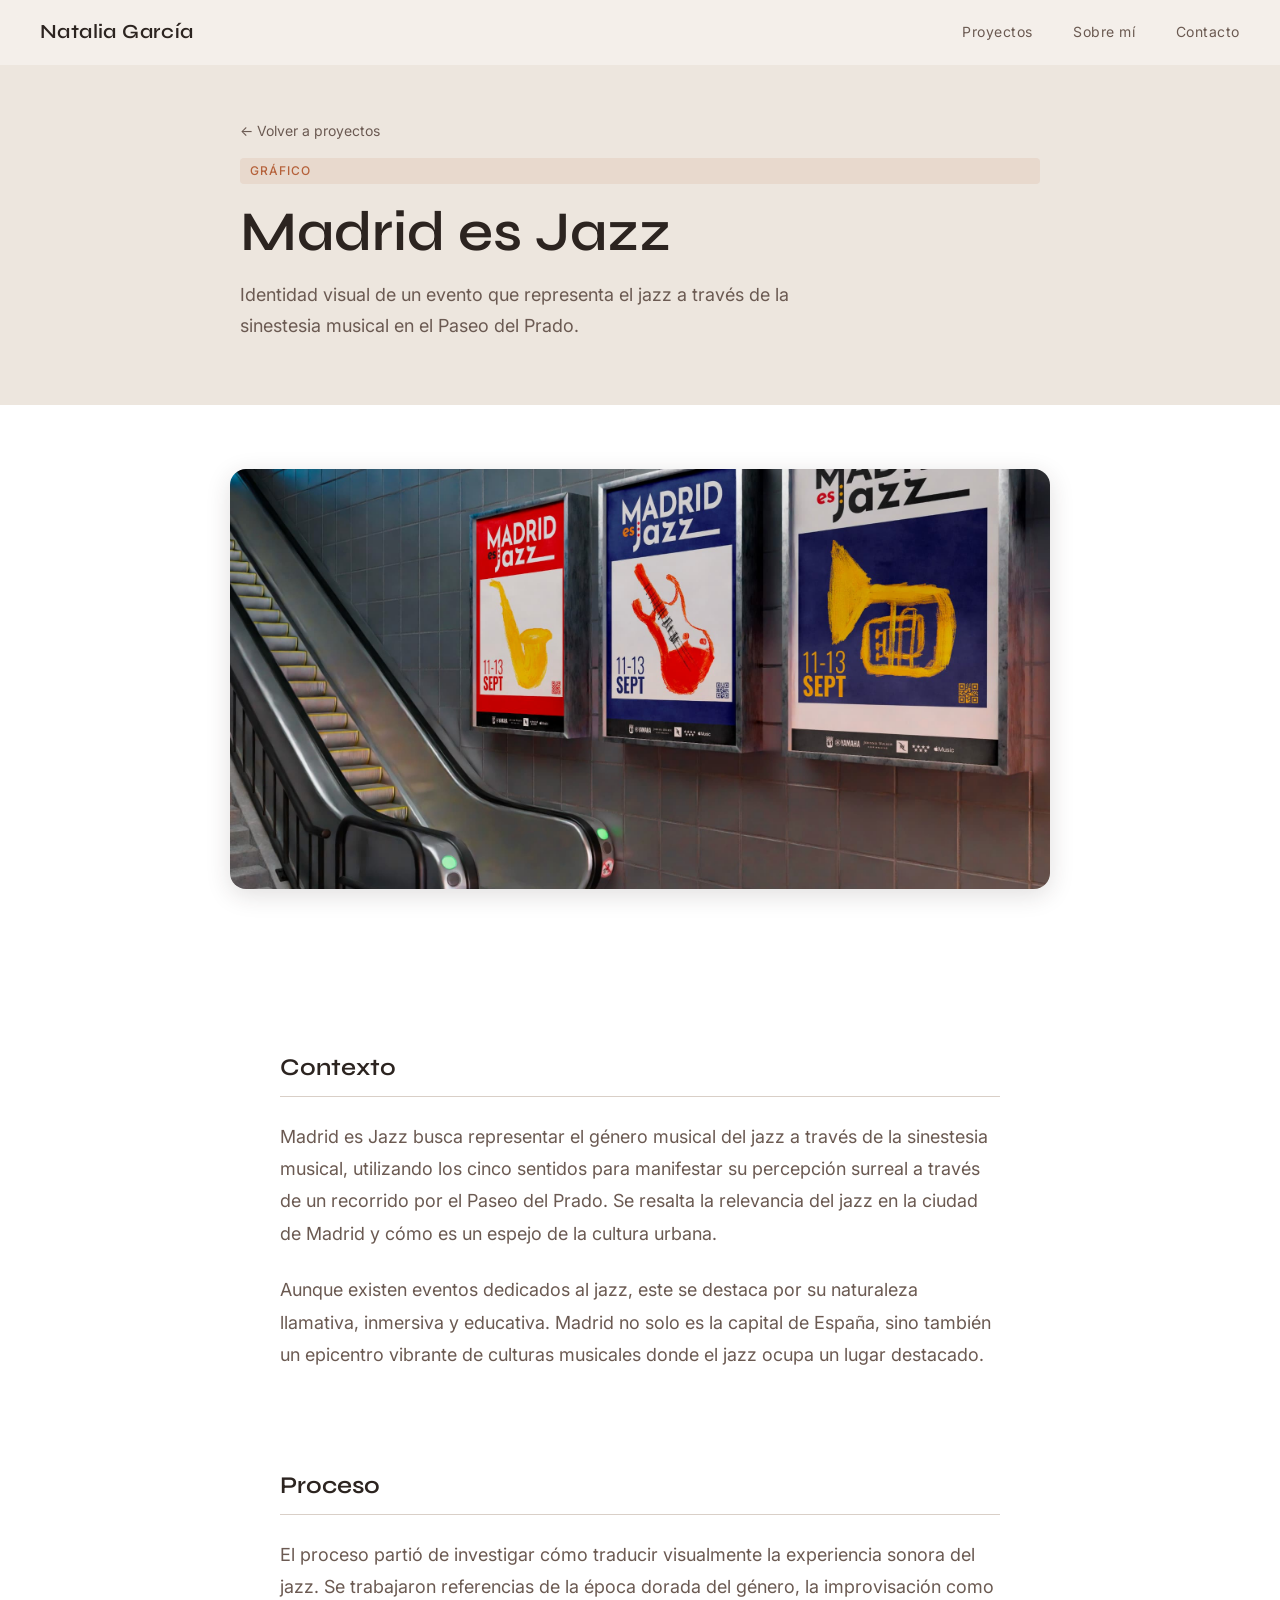
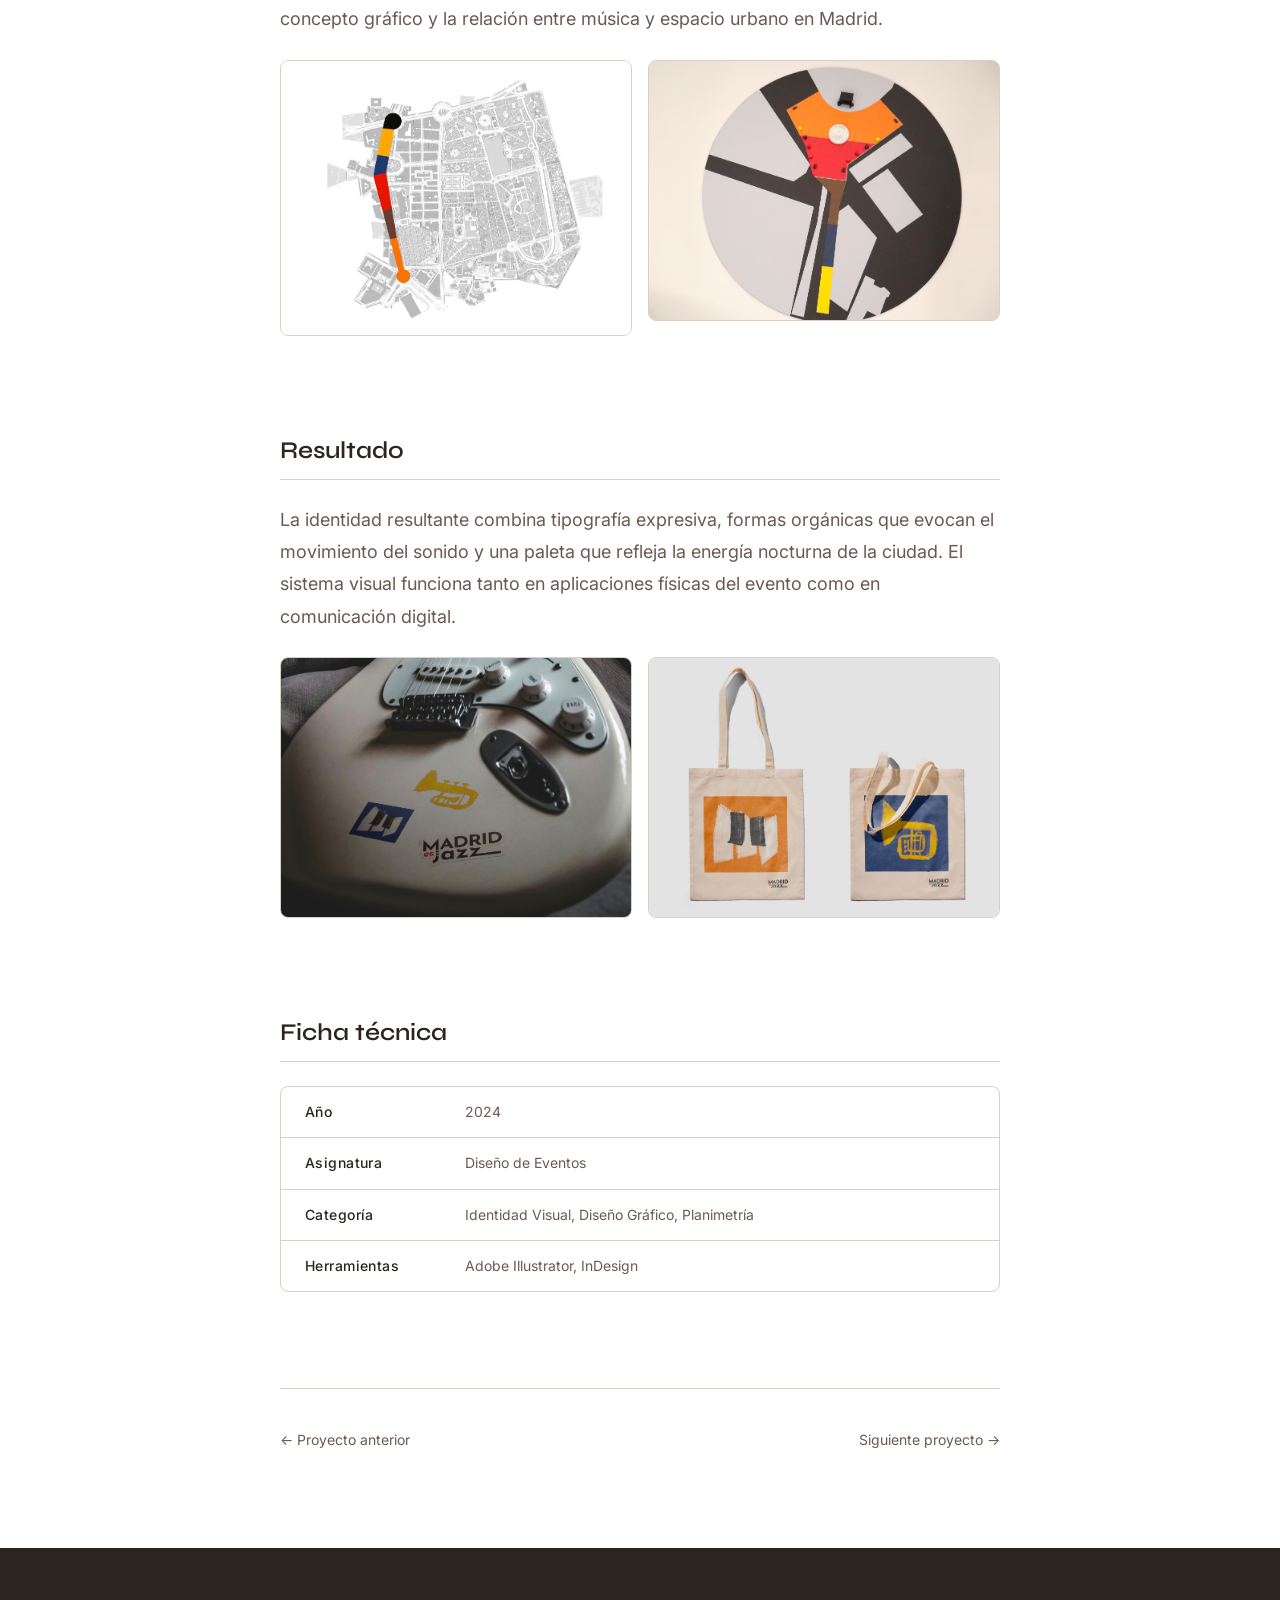
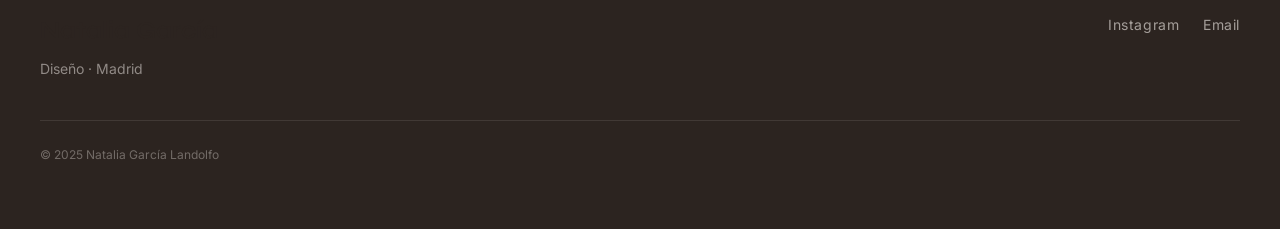
<file: proyecto-madridesjazz.html>
<!doctype html>
<html lang="es">
  <head>
    <meta charset="UTF-8" />
    <meta name="viewport" content="width=device-width, initial-scale=1.0" />
    <title>Madrid es Jazz — Natalia García</title>
    <meta
      name="description"
      content="Identidad visual de un evento que representa el jazz a través de la sinestesia musical."
    />
    <link
      rel="icon"
      href="data:image/svg+xml,<svg xmlns='http://www.w3.org/2000/svg' viewBox='0 0 100 100'><circle cx='50' cy='50' r='50' fill='%23b5613a'/></svg>"
    />
    <link rel="stylesheet" href="css/main.css" />
    <link rel="stylesheet" href="css/proyecto.css" />
  </head>

  <body>
    <nav class="navbar" id="navbar">
      <a href="index.html" class="navbar-logo">Natalia García</a>
      <ul class="navbar-links" id="navbar-links">
        <li><a href="index.html#proyectos">Proyectos</a></li>
        <li><a href="index.html#sobre-mi">Sobre mí</a></li>
        <li><a href="index.html#contacto">Contacto</a></li>
      </ul>
    </nav>

    <section class="proyecto-hero">
      <div class="proyecto-hero-inner">
        <a href="index.html#proyectos" class="proyecto-volver"
          >← Volver a proyectos</a
        >
        <span class="etiqueta">Gráfico</span>
        <h1 class="proyecto-titulo">Madrid es Jazz</h1>
        <p class="proyecto-subtitulo">
          Identidad visual de un evento que representa el jazz a través de la
          sinestesia musical en el Paseo del Prado.
        </p>
      </div>
    </section>

    <div class="proyecto-imagen-principal">
      <img
        src="img/cartelesmadridesjazz.jpg"
        alt="Madrid es Jazz — imagen principal"
      />
    </div>

    <main class="proyecto-contenido">
      <section class="caso-bloque">
        <h2 class="caso-titulo">Contexto</h2>
        <p>
          Madrid es Jazz busca representar el género musical del jazz a través
          de la sinestesia musical, utilizando los cinco sentidos para
          manifestar su percepción surreal a través de un recorrido por el Paseo
          del Prado. Se resalta la relevancia del jazz en la ciudad de Madrid y
          cómo es un espejo de la cultura urbana.
        </p>
        <p>
          Aunque existen eventos dedicados al jazz, este se destaca por su
          naturaleza llamativa, inmersiva y educativa. Madrid no solo es la
          capital de España, sino también un epicentro vibrante de culturas
          musicales donde el jazz ocupa un lugar destacado.
        </p>
      </section>

      <section class="caso-bloque">
        <h2 class="caso-titulo">Proceso</h2>
        <p>
          El proceso partió de investigar cómo traducir visualmente la
          experiencia sonora del jazz. Se trabajaron referencias de la época
          dorada del género, la improvisación como concepto gráfico y la
          relación entre música y espacio urbano en Madrid.
        </p>
        <div class="caso-imagenes">
          <img src="img/mapamadridesjazz.jpg" alt="Mapa Madrid es Jazz" />
          <img src="img/maquetamadridesjazz.jpg" alt="Maqueta Madrid es Jazz" />
        </div>
      </section>

      <section class="caso-bloque">
        <h2 class="caso-titulo">Resultado</h2>
        <p>
          La identidad resultante combina tipografía expresiva, formas orgánicas
          que evocan el movimiento del sonido y una paleta que refleja la
          energía nocturna de la ciudad. El sistema visual funciona tanto en
          aplicaciones físicas del evento como en comunicación digital.
        </p>
        <div class="caso-imagenes">
          <img
            src="img/guitarramadridesjazz.jpg"
            alt="Stickers en Guitarra Madrid es Jazz"
          />
          <img
            src="img/bolsasmadridesjazz.jpg"
            alt="Tote Bags Madrid es Jazz"
          />
        </div>
      </section>

      <section class="caso-bloque">
        <h2 class="caso-titulo">Ficha técnica</h2>
        <dl class="ficha">
          <div class="ficha-fila">
            <dt>Año</dt>
            <dd>2024</dd>
          </div>
          <div class="ficha-fila">
            <dt>Asignatura</dt>
            <dd>Diseño de Eventos</dd>
          </div>
          <div class="ficha-fila">
            <dt>Categoría</dt>
            <dd>Identidad Visual, Diseño Gráfico, Planimetría</dd>
          </div>
          <div class="ficha-fila">
            <dt>Herramientas</dt>
            <dd>Adobe Illustrator, InDesign</dd>
          </div>
        </dl>
      </section>

      <nav class="proyecto-nav">
        <a href="proyecto-abrilislost.html" class="proyecto-nav-volver"
          >← Proyecto anterior</a
        >
        <a href="proyecto-ordo.html" class="proyecto-nav-siguiente"
          >Siguiente proyecto →</a
        >
      </nav>
    </main>

    <footer class="footer">
      <div class="footer-inner">
        <div>
          <p class="footer-nombre">Natalia García</p>
          <p class="footer-tagline">Diseño · Madrid</p>
        </div>
        <ul class="footer-enlaces">
          <li>
            <a href="https://www.instagram.com/landolfomade" target="_blank"
              >Instagram</a
            >
          </li>
          <li><a href="mailto:ngarcialandolfo@gmail.com">Email</a></li>
        </ul>
      </div>
      <p class="footer-copy">© 2025 Natalia García Landolfo</p>
    </footer>

    <script src="js/main.js" defer></script>
  </body>
</html>
</file>
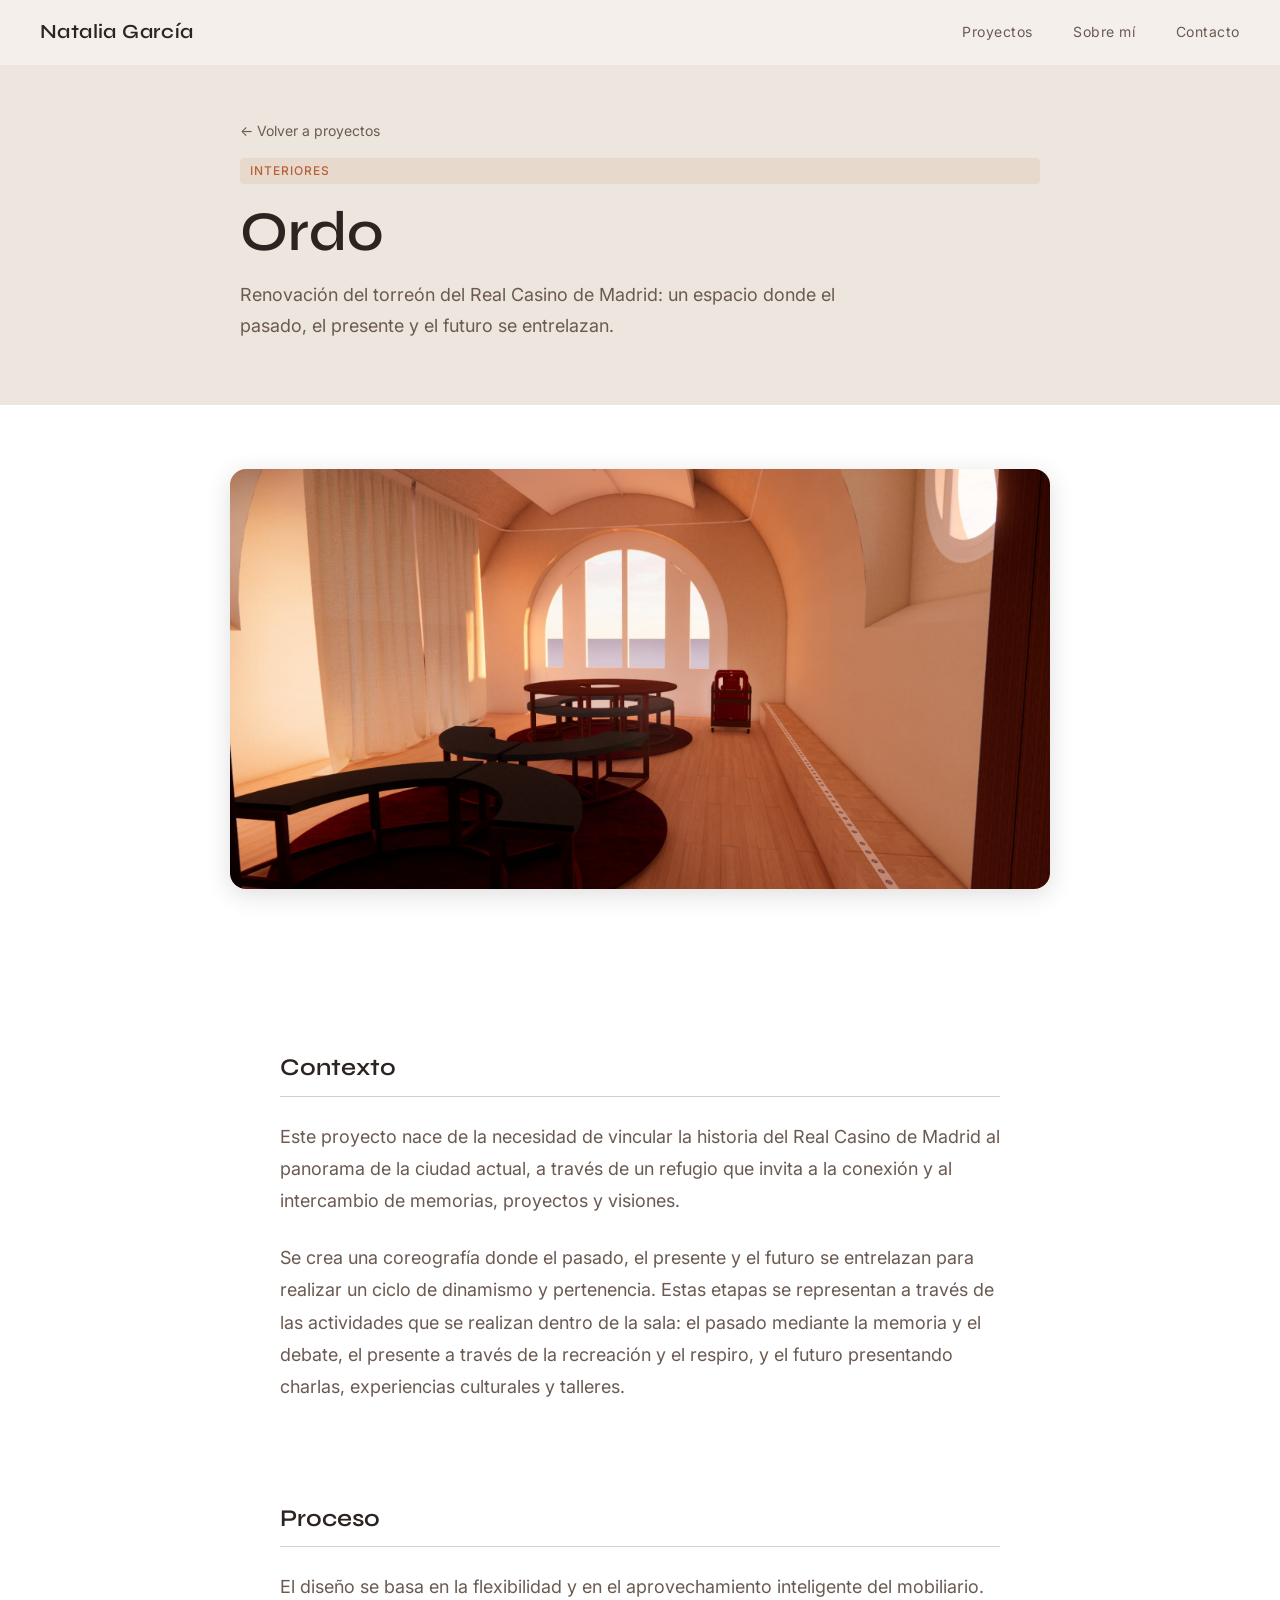
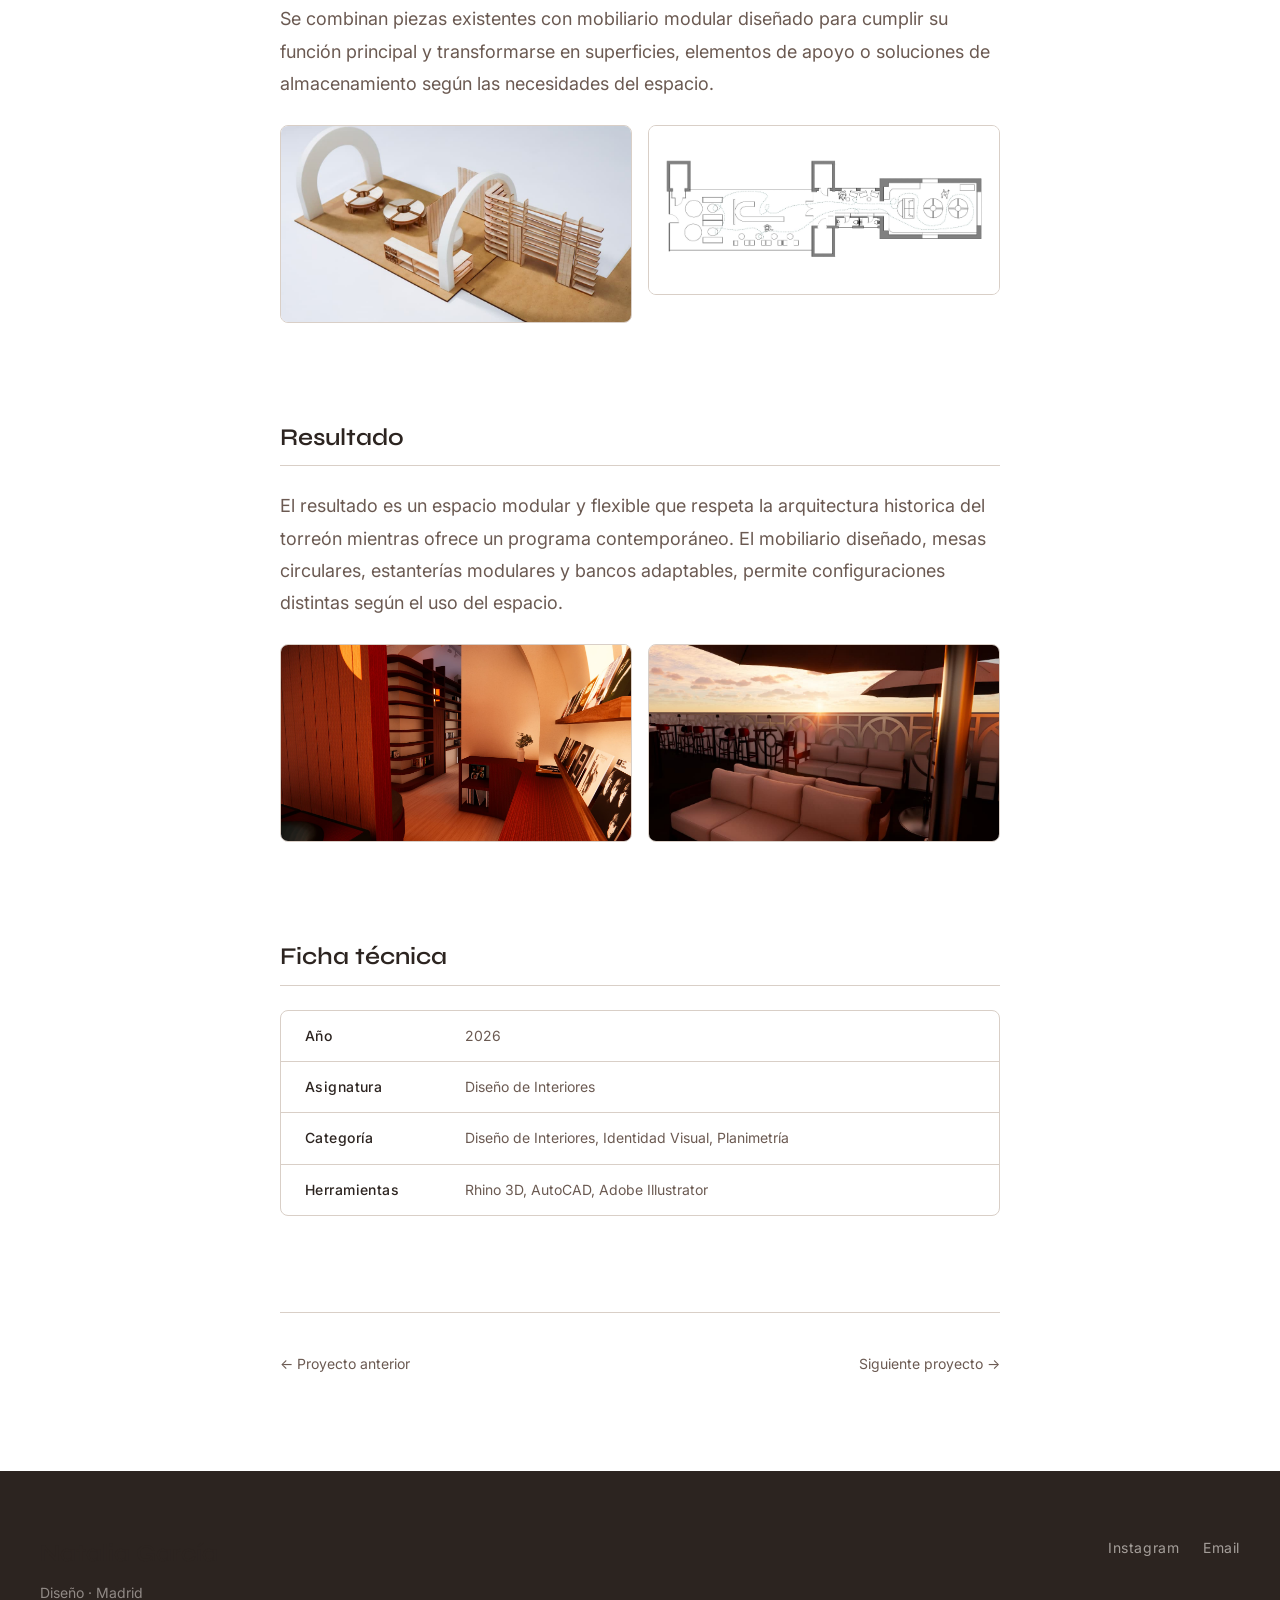
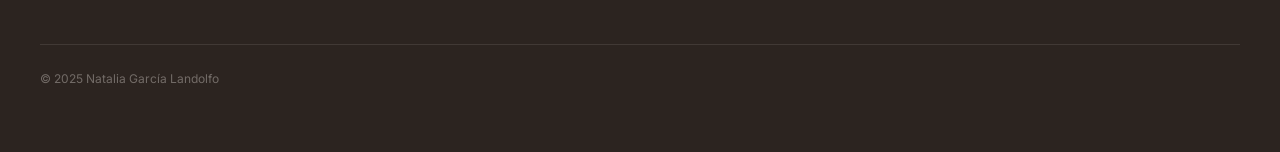
<file: proyecto-ordo.html>
<!doctype html>
<html lang="es">
  <head>
    <meta charset="UTF-8" />
    <meta name="viewport" content="width=device-width, initial-scale=1.0" />
    <title>Ordo — Natalia García</title>
    <meta
      name="description"
      content="Diseño para la renovación del torreón del Real Casino de Madrid."
    />
    <link
      rel="icon"
      href="data:image/svg+xml,<svg xmlns='http://www.w3.org/2000/svg' viewBox='0 0 100 100'><circle cx='50' cy='50' r='50' fill='%23b5613a'/></svg>"
    />
    <link rel="stylesheet" href="css/main.css" />
    <link rel="stylesheet" href="css/proyecto.css" />
  </head>
  <body>
    <nav class="navbar" id="navbar">
      <a href="index.html" class="navbar-logo">Natalia García</a>
      <ul class="navbar-links" id="navbar-links">
        <li><a href="index.html#proyectos">Proyectos</a></li>
        <li><a href="index.html#sobre-mi">Sobre mí</a></li>
        <li><a href="index.html#contacto">Contacto</a></li>
      </ul>
    </nav>

    <section class="proyecto-hero">
      <div class="proyecto-hero-inner">
        <a href="index.html#proyectos" class="proyecto-volver"
          >← Volver a proyectos</a
        >
        <span class="etiqueta">Interiores</span>
        <h1 class="proyecto-titulo">Ordo</h1>
        <p class="proyecto-subtitulo">
          Renovación del torreón del Real Casino de Madrid: un espacio donde el
          pasado, el presente y el futuro se entrelazan.
        </p>
      </div>
    </section>

    <div class="proyecto-imagen-principal">
      <img src="img/ordo1.jpg" alt="Ordo Interior Principal" />
    </div>

    <main class="proyecto-contenido">
      <section class="caso-bloque">
        <h2 class="caso-titulo">Contexto</h2>
        <p>
          Este proyecto nace de la necesidad de vincular la historia del Real
          Casino de Madrid al panorama de la ciudad actual, a través de un
          refugio que invita a la conexión y al intercambio de memorias,
          proyectos y visiones.
        </p>
        <p>
          Se crea una coreografía donde el pasado, el presente y el futuro se
          entrelazan para realizar un ciclo de dinamismo y pertenencia. Estas
          etapas se representan a través de las actividades que se realizan
          dentro de la sala: el pasado mediante la memoria y el debate, el
          presente a través de la recreación y el respiro, y el futuro
          presentando charlas, experiencias culturales y talleres.
        </p>
      </section>

      <section class="caso-bloque">
        <h2 class="caso-titulo">Proceso</h2>
        <p>
          El diseño se basa en la flexibilidad y en el aprovechamiento
          inteligente del mobiliario. Se combinan piezas existentes con
          mobiliario modular diseñado para cumplir su función principal y
          transformarse en superficies, elementos de apoyo o soluciones de
          almacenamiento según las necesidades del espacio.
        </p>
        <div class="caso-imagenes">
          <img src="img/maquetaordo.jpg" alt="Maqueta Ordo" />
          <img src="img/plantaordo.jpg" alt="Planta Ordo" />
        </div>
      </section>

      <section class="caso-bloque">
        <h2 class="caso-titulo">Resultado</h2>
        <p>
          El resultado es un espacio modular y flexible que respeta la
          arquitectura historica del torreón mientras ofrece un programa
          contemporáneo. El mobiliario diseñado, mesas circulares, estanterías
          modulares y bancos adaptables, permite configuraciones distintas según
          el uso del espacio.
        </p>
        <div class="caso-imagenes">
          <img src="img/interiorordo.jpg" alt="Render Interior Ordo" />
          <img src="img/exteriorordo.jpg" alt="Render Exterior Ordo" />
        </div>
      </section>

      <section class="caso-bloque">
        <h2 class="caso-titulo">Ficha técnica</h2>
        <dl class="ficha">
          <div class="ficha-fila">
            <dt>Año</dt>
            <dd>2026</dd>
          </div>
          <div class="ficha-fila">
            <dt>Asignatura</dt>
            <dd>Diseño de Interiores</dd>
          </div>
          <div class="ficha-fila">
            <dt>Categoría</dt>
            <dd>Diseño de Interiores, Identidad Visual, Planimetría</dd>
          </div>
          <div class="ficha-fila">
            <dt>Herramientas</dt>
            <dd>Rhino 3D, AutoCAD, Adobe Illustrator</dd>
          </div>
        </dl>
      </section>

      <nav class="proyecto-nav">
        <a href="proyecto-madridesjazz.html" class="proyecto-nav-volver"
          >← Proyecto anterior</a
        >
        <a href="proyecto-pond.html" class="proyecto-nav-siguiente"
          >Siguiente proyecto →</a
        >
      </nav>
    </main>

    <footer class="footer">
      <div class="footer-inner">
        <div>
          <p class="footer-nombre">Natalia García</p>
          <p class="footer-tagline">Diseño · Madrid</p>
        </div>
        <ul class="footer-enlaces">
          <li>
            <a href="https://www.instagram.com/landolfomade" target="_blank"
              >Instagram</a
            >
          </li>
          <li><a href="mailto:ngarcialandolfo@gmail.com">Email</a></li>
        </ul>
      </div>
      <p class="footer-copy">© 2025 Natalia García Landolfo</p>
    </footer>

    <script src="js/main.js" defer></script>
  </body>
</html>
</file>
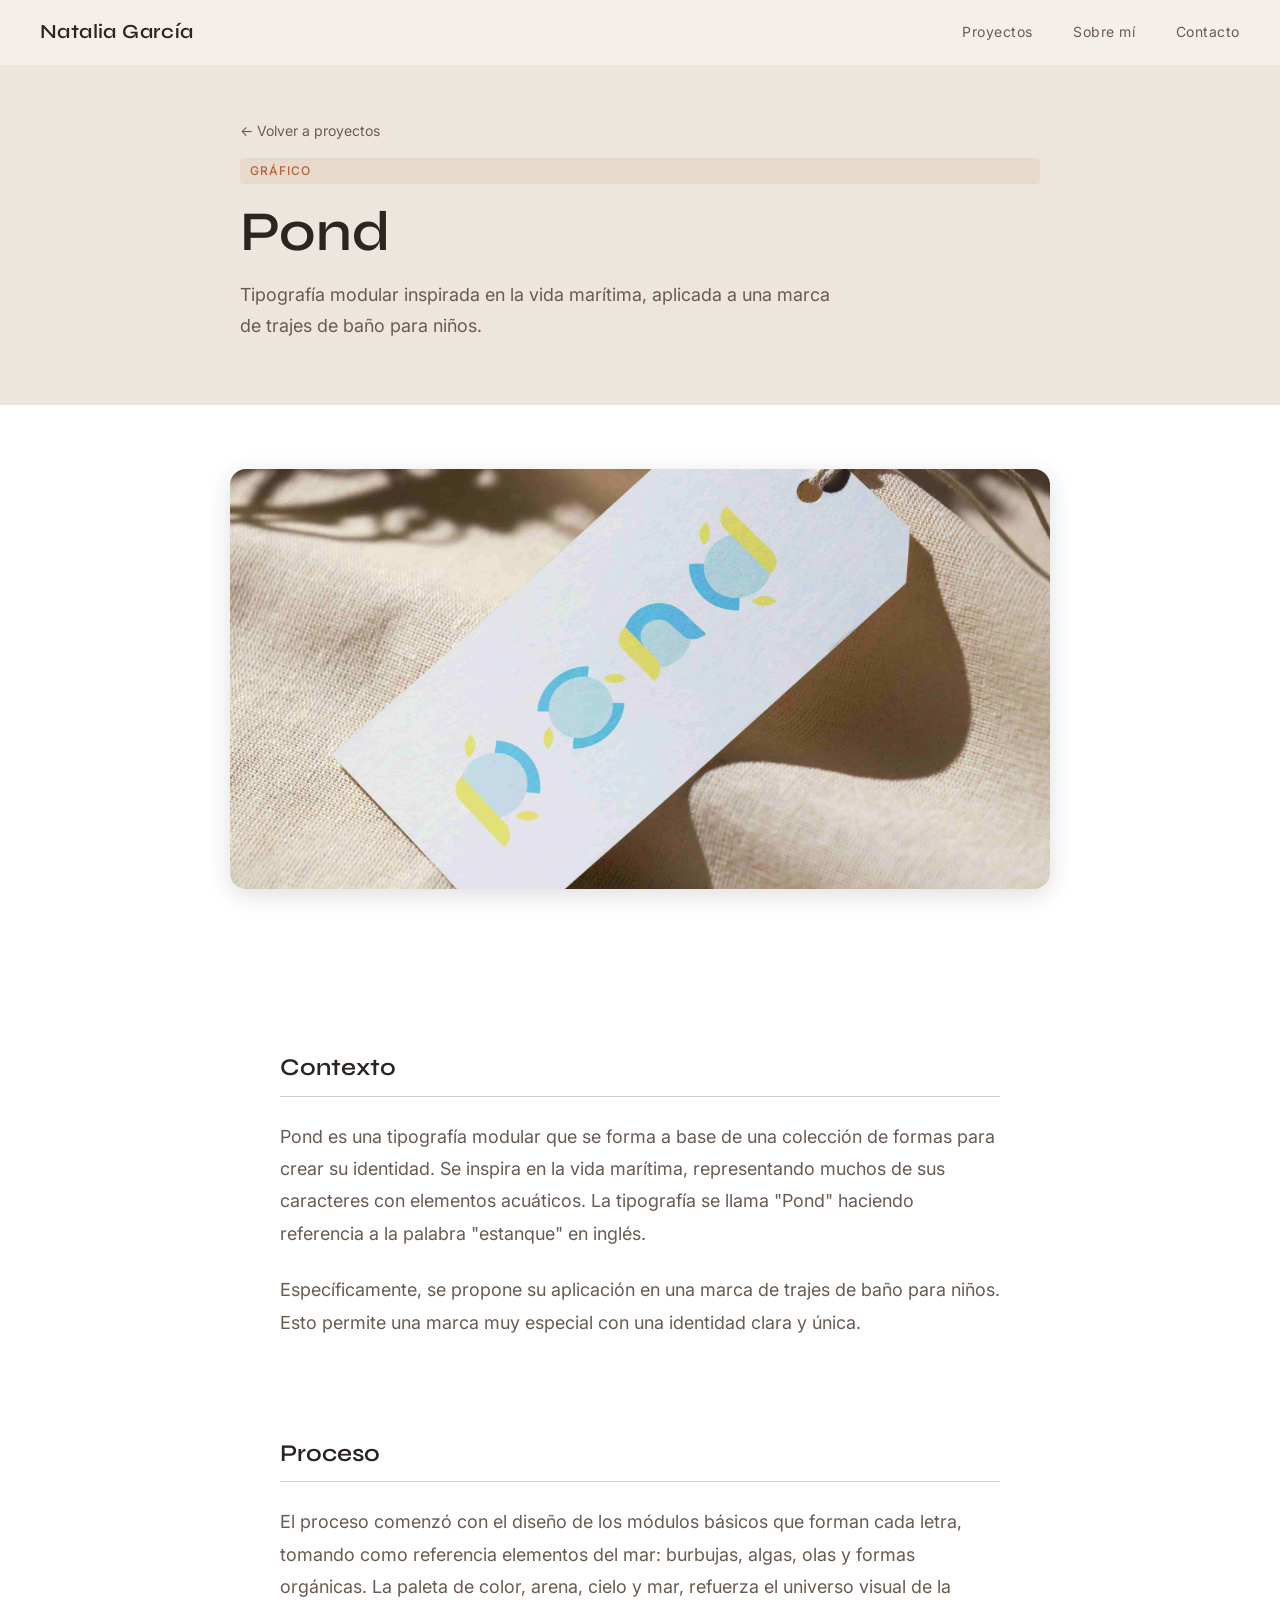
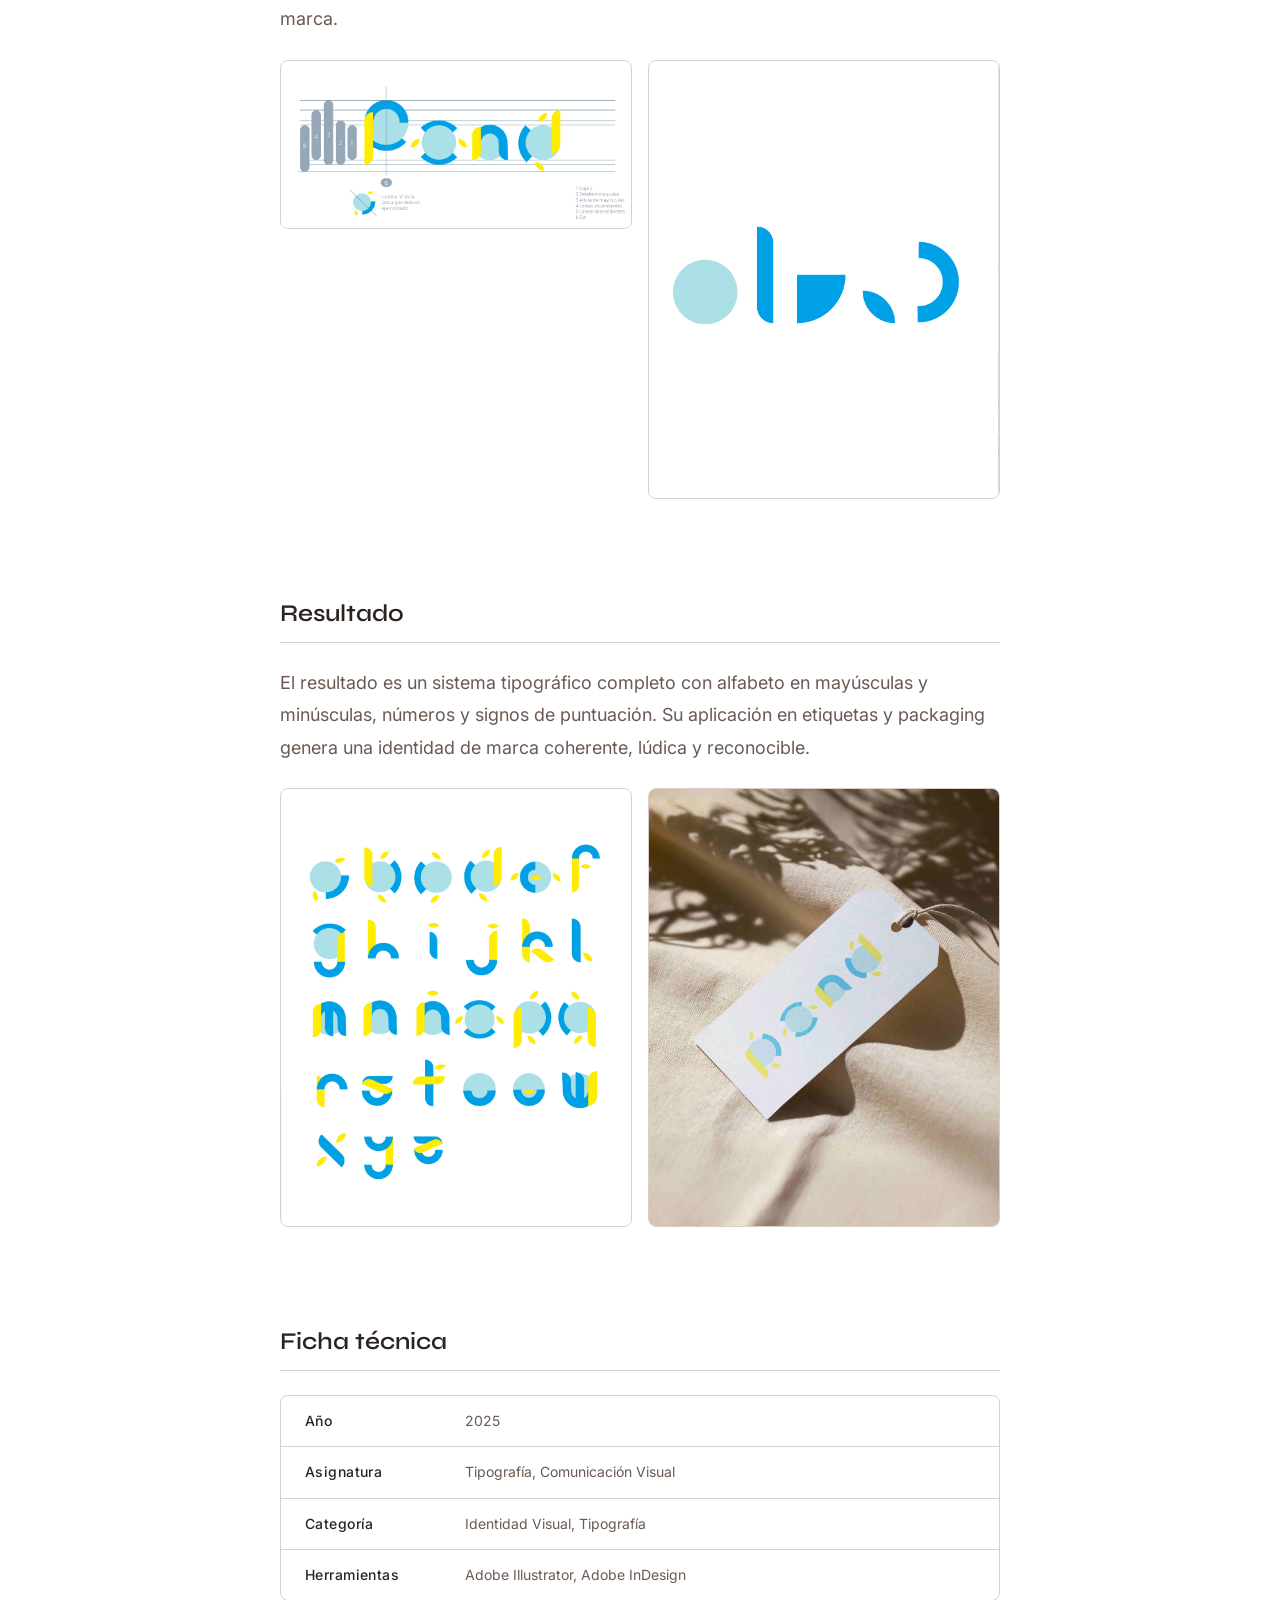
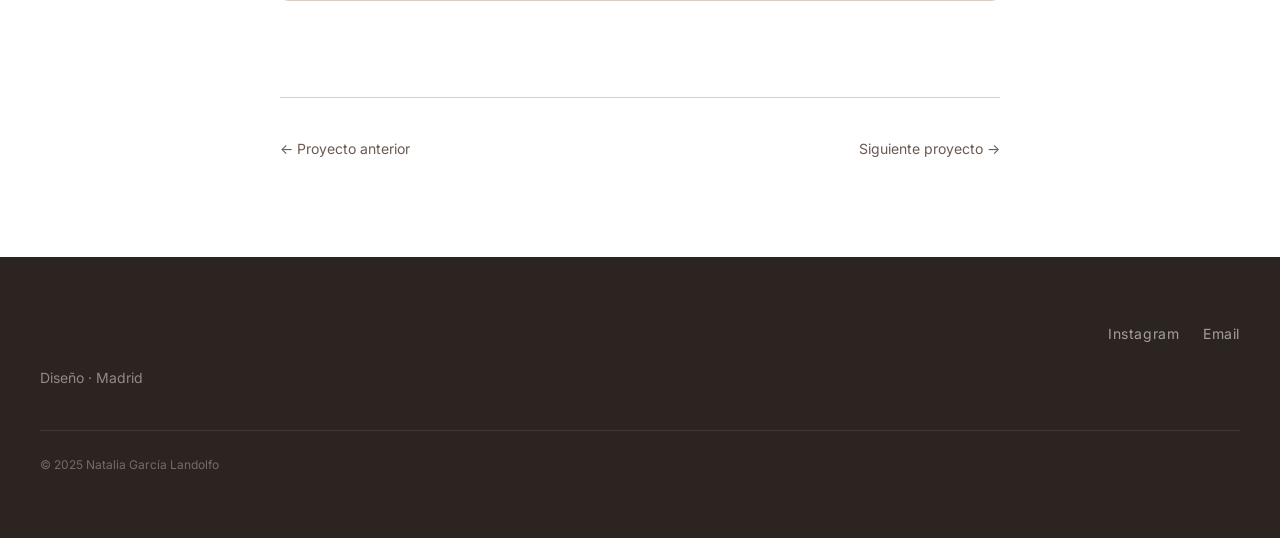
<file: proyecto-pond.html>
<!doctype html>
<html lang="es">
  <head>
    <meta charset="UTF-8" />
    <meta name="viewport" content="width=device-width, initial-scale=1.0" />
    <title>Pond — Natalia García</title>
    <meta
      name="description"
      content="Tipografía modular basada en formas marítimas aplicada a una marca de ropa de baño infantil."
    />
    <link
      rel="icon"
      href="data:image/svg+xml,<svg xmlns='http://www.w3.org/2000/svg' viewBox='0 0 100 100'><circle cx='50' cy='50' r='50' fill='%23b5613a'/></svg>"
    />
    <link rel="stylesheet" href="css/main.css" />
    <link rel="stylesheet" href="css/proyecto.css" />
  </head>
  <body>
    <nav class="navbar" id="navbar">
      <a href="index.html" class="navbar-logo">Natalia García</a>
      <ul class="navbar-links" id="navbar-links">
        <li><a href="index.html#proyectos">Proyectos</a></li>
        <li><a href="index.html#sobre-mi">Sobre mí</a></li>
        <li><a href="index.html#contacto">Contacto</a></li>
      </ul>
    </nav>

    <section class="proyecto-hero">
      <div class="proyecto-hero-inner">
        <a href="index.html#proyectos" class="proyecto-volver"
          >← Volver a proyectos</a
        >
        <span class="etiqueta">Gráfico</span>
        <h1 class="proyecto-titulo">Pond</h1>
        <p class="proyecto-subtitulo">
          Tipografía modular inspirada en la vida marítima, aplicada a una marca
          de trajes de baño para niños.
        </p>
      </div>
    </section>

    <div class="proyecto-imagen-principal">
      <img src="img/pond1.jpg" alt="Pond — imagen principal" />
    </div>

    <main class="proyecto-contenido">
      <section class="caso-bloque">
        <h2 class="caso-titulo">Contexto</h2>
        <p>
          Pond es una tipografía modular que se forma a base de una colección de
          formas para crear su identidad. Se inspira en la vida marítima,
          representando muchos de sus caracteres con elementos acuáticos. La
          tipografía se llama "Pond" haciendo referencia a la palabra "estanque"
          en inglés.
        </p>
        <p>
          Específicamente, se propone su aplicación en una marca de trajes de
          baño para niños. Esto permite una marca muy especial con una identidad
          clara y única.
        </p>
      </section>

      <section class="caso-bloque">
        <h2 class="caso-titulo">Proceso</h2>
        <p>
          El proceso comenzó con el diseño de los módulos básicos que forman
          cada letra, tomando como referencia elementos del mar: burbujas,
          algas, olas y formas orgánicas. La paleta de color, arena, cielo y
          mar, refuerza el universo visual de la marca.
        </p>
        <div class="caso-imagenes">
          <img
            src="img/construccionpond.jpg"
            alt="Proceso Pond — construcción tipográfica"
          />
          <img src="img/modulospond.jpg" alt="Proceso Pond — paleta de color" />
        </div>
      </section>

      <section class="caso-bloque">
        <h2 class="caso-titulo">Resultado</h2>
        <p>
          El resultado es un sistema tipográfico completo con alfabeto en
          mayúsculas y minúsculas, números y signos de puntuación. Su aplicación
          en etiquetas y packaging genera una identidad de marca coherente,
          lúdica y reconocible.
        </p>
        <div class="caso-imagenes">
          <img
            src="img/tipografíapond.jpg"
            alt="Resultado Pond — aplicación en etiqueta"
          />
          <img src="img/pond1.jpg" alt="Resultado Pond — alfabeto completo" />
        </div>
      </section>

      <section class="caso-bloque">
        <h2 class="caso-titulo">Ficha técnica</h2>
        <dl class="ficha">
          <div class="ficha-fila">
            <dt>Año</dt>
            <dd>2025</dd>
          </div>
          <div class="ficha-fila">
            <dt>Asignatura</dt>
            <dd>Tipografía, Comunicación Visual</dd>
          </div>
          <div class="ficha-fila">
            <dt>Categoría</dt>
            <dd>Identidad Visual, Tipografía</dd>
          </div>
          <div class="ficha-fila">
            <dt>Herramientas</dt>
            <dd>Adobe Illustrator, Adobe InDesign</dd>
          </div>
        </dl>
      </section>

      <nav class="proyecto-nav">
        <a href="proyecto-ordo.html" class="proyecto-nav-volver"
          >← Proyecto anterior</a
        >
        <a href="proyecto-elprincipio.html" class="proyecto-nav-siguiente"
          >Siguiente proyecto →</a
        >
      </nav>
    </main>

    <footer class="footer">
      <div class="footer-inner">
        <div>
          <p class="footer-nombre">Natalia García</p>
          <p class="footer-tagline">Diseño · Madrid</p>
        </div>
        <ul class="footer-enlaces">
          <li>
            <a href="https://www.instagram.com/landolfomade" target="_blank"
              >Instagram</a
            >
          </li>
          <li><a href="mailto:ngarcialandolfo@gmail.com">Email</a></li>
        </ul>
      </div>
      <p class="footer-copy">© 2025 Natalia García Landolfo</p>
    </footer>

    <script src="js/main.js" defer></script>
  </body>
</html>
</file>
<file: css/main.css>
/* main.css
   Mi archivo principal. Importa todos los demás con @import.
   Solo hay un <link> en el HTML, que apunta aquí. */

@import url("https://fonts.googleapis.com/css2?family=Syne:wght@300;400;500;600&family=Inter:wght@300;400;500&display=swap");
@import "variables.css";
@import "components/navbar.css";
@import "components/hero.css";
@import "components/cards.css";
@import "components/footer.css";

/* Reset y base */
*,
*::before,
*::after {
  box-sizing: border-box;
  margin: 0;
  padding: 0;
}

html {
  scroll-behavior: smooth;
}

body {
  font-family: var(--fuente-principal);
  font-size: var(--texto-base);
  color: var(--color-texto);
  background-color: var(--color-fondo);
  line-height: 1.6;
}

img {
  max-width: 100%;
  display: block;
}

a {
  color: inherit;
  text-decoration: none;
}

/* Secciones generales */
.seccion {
  padding: var(--espacio-2xl) var(--espacio-sm);
  max-width: 1200px;
  margin: 0 auto;
}

.seccion-titulo {
  font-family: var(--fuente-titulo);
  font-size: var(--texto-3xl);
  font-weight: 600;
  color: var(--color-texto);
  margin-bottom: var(--espacio-lg);
}

/* Animación al scroll 
.animar-scroll {
  opacity: 0;
  transform: translateY(30px);
  transition:
    opacity 0.6s ease,
    transform 0.6s ease;
}

.animar-scroll.visible {
  opacity: 1;
  transform: translateY(0);
}
 */

.etiqueta {
  display: inline-block;
  font-size: var(--texto-xs);
  font-weight: 500;
  letter-spacing: 0.08em;
  text-transform: uppercase;
  color: var(--color-terracotta);
  background-color: rgba(181, 97, 58, 0.1);
  padding: 3px 10px;
  border-radius: var(--radio-sm);
}

/* Sobre mí */
.sobre-mi-grid {
  display: grid;
  grid-template-columns: 1fr 1fr;
  gap: var(--espacio-xl);
  align-items: start;
}

.sobre-mi-texto p {
  color: var(--color-texto-suave);
  margin-bottom: var(--espacio-md);
  line-height: 1.8;
  font-size: var(--texto-lg);
}

.sobre-mi-skills h3 {
  font-family: var(--fuente-titulo);
  font-size: var(--texto-xl);
  margin-bottom: var(--espacio-sm);
  color: var(--color-texto);
}

.sobre-mi-skills ul {
  list-style: none;
  display: flex;
  flex-direction: column;
  gap: var(--espacio-xs);
}

.sobre-mi-skills li {
  font-size: var(--texto-sm);
  color: var(--color-texto-suave);
  padding: 8px 0;
  border-bottom: 1px solid var(--color-borde);
  letter-spacing: 0.03em;
}

/* Contacto */
.contacto-intro {
  font-size: var(--texto-lg);
  color: var(--color-texto-suave);
  margin-bottom: var(--espacio-lg);
  max-width: 480px;
}

.formulario {
  max-width: 560px;
  display: flex;
  flex-direction: column;
  gap: var(--espacio-md);
}

.form-grupo {
  display: flex;
  flex-direction: column;
  gap: 6px;
}

.form-grupo label {
  font-size: var(--texto-sm);
  font-weight: 500;
  color: var(--color-texto);
  letter-spacing: 0.04em;
}

.form-grupo input,
.form-grupo textarea {
  padding: 10px 14px;
  border: 1px solid var(--color-borde);
  border-radius: var(--radio-sm);
  background-color: var(--color-blanco);
  font-family: var(--fuente-principal);
  font-size: var(--texto-base);
  color: var(--color-texto);
  transition: border-color var(--transicion);
  resize: vertical;
}

.form-grupo input:focus,
.form-grupo textarea:focus {
  outline: none;
  border-color: var(--color-terracotta);
}

.form-grupo input.error,
.form-grupo textarea.error {
  border-color: #c0392b;
}

.form-error {
  font-size: var(--texto-xs);
  color: #c0392b;
  min-height: 16px;
}

.form-boton {
  align-self: flex-start;
  padding: 12px 28px;
  background-color: var(--color-terracotta);
  color: var(--color-blanco);
  border: none;
  border-radius: var(--radio-sm);
  font-family: var(--fuente-principal);
  font-size: var(--texto-sm);
  font-weight: 500;
  letter-spacing: 0.06em;
  cursor: pointer;
  transition:
    background-color var(--transicion),
    transform var(--transicion);
}

.form-boton:hover {
  background-color: var(--color-terracotta-oscuro);
  transform: translateY(-2px);
}

.form-exito {
  font-size: var(--texto-sm);
  color: var(--color-terracotta);
  font-weight: 500;
}

/* Responsive */
@media (max-width: 768px) {
  .sobre-mi-grid {
    grid-template-columns: 1fr;
    gap: var(--espacio-lg);
  }

  .hero {
    padding: var(--espacio-2xl) var(--espacio-sm);
    padding-top: 90px;
  }

  .seccion {
    padding: var(--espacio-xl) var(--espacio-sm);
  }

  .seccion-proyectos {
    padding: var(--espacio-xl) var(--espacio-sm);
  }
}

/* Animación de entrada al cargar la página */
.fade-entrada {
  opacity: 0;
  transform: translateY(20px);
  transition:
    opacity 0.6s ease,
    transform 0.6s ease;
}

.fade-entrada.visible {
  opacity: 1;
  transform: translateY(0);
}
</file>
<file: css/proyecto.css>
/* proyecto.css
   Mis estilos específicos de las páginas de detalle de proyecto.
   Se importa solo en esas páginas, no en index.html */

/* ─────────────────────────────────────────
   CABECERA
───────────────────────────────────────── */

.proyecto-hero {
  padding-top: 120px;
  padding-bottom: var(--espacio-xl);
  padding-left: var(--espacio-lg);
  padding-right: var(--espacio-lg);
  background-color: var(--color-fondo-alt);
}

.proyecto-hero-inner {
  max-width: 800px;
  margin: 0 auto;
  display: flex;
  flex-direction: column;
  gap: var(--espacio-sm);
}

.proyecto-volver {
  font-size: var(--texto-sm);
  color: var(--color-texto-suave);
  transition: color var(--transicion);
  align-self: flex-start;
}

.proyecto-volver:hover {
  color: var(--color-terracotta);
}

.proyecto-titulo {
  font-family: var(--fuente-titulo);
  font-size: clamp(2rem, 5vw, 3.5rem);
  font-weight: 600;
  line-height: 1.15;
  color: var(--color-texto);
}

.proyecto-subtitulo {
  font-size: var(--texto-lg);
  color: var(--color-texto-suave);
  max-width: 600px;
  line-height: 1.7;
}

/* ─────────────────────────────────────────
   IMAGEN PRINCIPAL
   Centrada, con margen lateral y sombra
───────────────────────────────────────── */

.proyecto-imagen-principal {
  max-width: 900px;
  margin: var(--espacio-xl) auto;
  padding: 0 var(--espacio-lg);
}

.proyecto-imagen-principal img {
  width: 100%;
  height: 420px;
  object-fit: cover;
  object-position: center;
  border-radius: var(--radio-lg);
  box-shadow: var(--sombra-hover);
}

/* Solo para las imágenes que necesitan mostrar la parte de abajo */
.proyecto-imagen-principal img.imagen-abajo {
  object-position: center 75%;
}

/* ─────────────────────────────────────────
   CONTENIDO
───────────────────────────────────────── */

.proyecto-contenido {
  max-width: 800px;
  margin: 0 auto;
  padding: var(--espacio-2xl) var(--espacio-lg);
  display: flex;
  flex-direction: column;
  gap: var(--espacio-2xl);
}

/* ─────────────────────────────────────────
   BLOQUES DEL CASO DE ESTUDIO
───────────────────────────────────────── */

.caso-bloque {
  display: flex;
  flex-direction: column;
  gap: var(--espacio-md);
}

.caso-titulo {
  font-family: var(--fuente-titulo);
  font-size: var(--texto-2xl);
  font-weight: 600;
  color: var(--color-texto);
  padding-bottom: var(--espacio-xs);
  border-bottom: 1px solid var(--color-borde);
}

.caso-bloque p {
  font-size: var(--texto-lg);
  color: var(--color-texto-suave);
  line-height: 1.8;
}

/* ─────────────────────────────────────────
   IMÁGENES DE PROCESO Y RESULTADO
───────────────────────────────────────── */

.caso-imagenes {
  display: grid;
  grid-template-columns: 1fr 1fr;
  gap: var(--espacio-sm);
}

.caso-imagenes img {
  width: 100%;
  border-radius: var(--radio-md);
  height: auto;
  object-fit: contain;
  border: 1px solid var(--color-borde);
}

/* ─────────────────────────────────────────
   FICHA TÉCNICA
───────────────────────────────────────── */

.ficha {
  display: flex;
  flex-direction: column;
  gap: 0;
  border: 1px solid var(--color-borde);
  border-radius: var(--radio-md);
  overflow: hidden;
}

.ficha-fila {
  display: grid;
  grid-template-columns: 160px 1fr;
  padding: 14px var(--espacio-md);
  border-bottom: 1px solid var(--color-borde);
}

.ficha-fila:last-child {
  border-bottom: none;
}

.ficha-fila dt {
  font-size: var(--texto-sm);
  font-weight: 500;
  color: var(--color-texto);
  letter-spacing: 0.03em;
}

.ficha-fila dd {
  font-size: var(--texto-sm);
  color: var(--color-texto-suave);
}

/* ─────────────────────────────────────────
   NAVEGACIÓN ENTRE PROYECTOS
───────────────────────────────────────── */

.proyecto-nav {
  display: flex;
  justify-content: space-between;
  align-items: center;
  padding-top: var(--espacio-lg);
  border-top: 1px solid var(--color-borde);
}

.proyecto-nav-volver,
.proyecto-nav-siguiente {
  font-size: var(--texto-sm);
  color: var(--color-texto-suave);
  transition: color var(--transicion);
}

.proyecto-nav-volver:hover,
.proyecto-nav-siguiente:hover {
  color: var(--color-terracotta);
}

/* ─────────────────────────────────────────
   RESPONSIVE
───────────────────────────────────────── */

@media (max-width: 640px) {
  .proyecto-imagen-principal {
    padding: 0 var(--espacio-sm);
    margin: var(--espacio-lg) auto;
  }

  .proyecto-imagen-principal img {
    height: 260px;
  }

  .caso-imagenes {
    grid-template-columns: 1fr;
  }

  .ficha-fila {
    grid-template-columns: 120px 1fr;
  }

  .proyecto-nav {
    flex-direction: column;
    gap: var(--espacio-sm);
    align-items: flex-start;
  }
}
</file>
